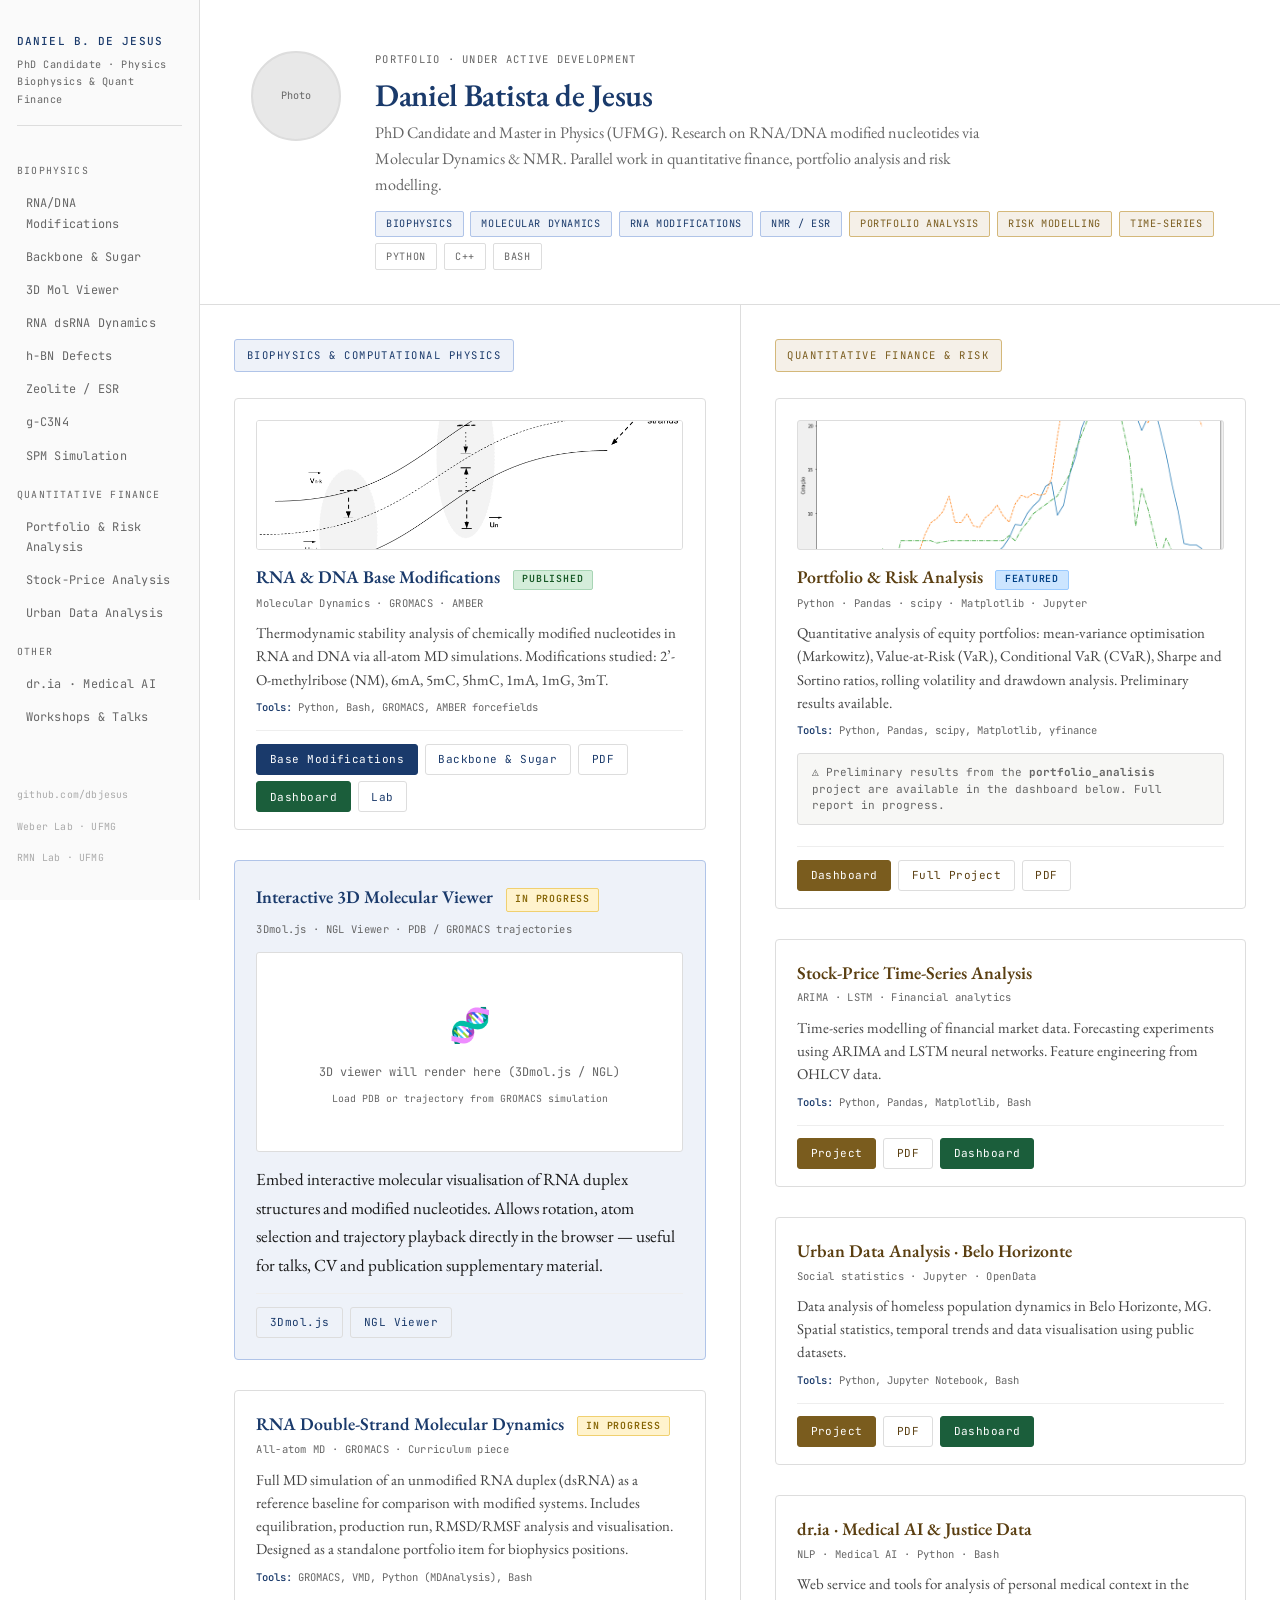
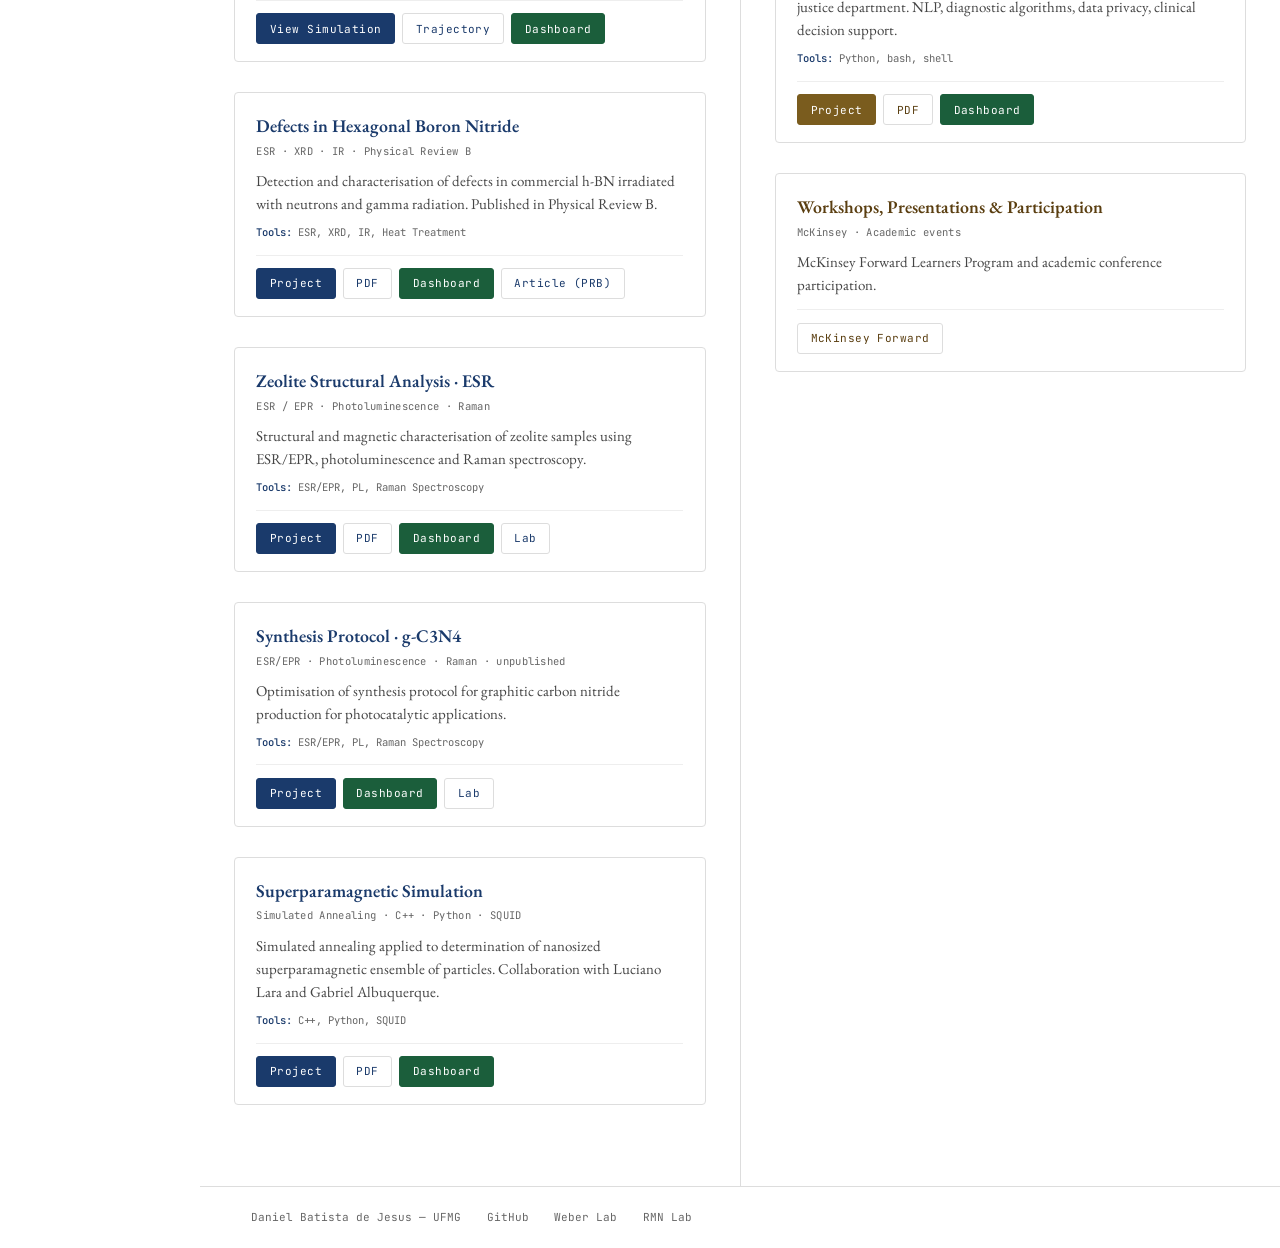
<file: index.html>
<!DOCTYPE html>
<html lang="en">
<head>
<meta charset="UTF-8" />
<meta name="viewport" content="width=device-width, initial-scale=1.0"/>
<title>Daniel Batista de Jesus | Biophysics & Quantitative Finance</title>
<link href="https://fonts.googleapis.com/css2?family=EB+Garamond:ital,wght@0,400;0,600;1,400&family=JetBrains+Mono:wght@400;500&display=swap" rel="stylesheet"/>
<style>
*,*::before,*::after{box-sizing:border-box;margin:0;padding:0}
:root{
  --bg:#ffffff;
    --bg2:#f7f7f5;
      --text:#1a1a1a;
        --muted:#666;
          --accent:#1a3a6b;
            --accent2:#2e5caa;
              --accent3:#c8a84b;
                --border:#ddd;
                  --nav-w:200px;
                    --mono:'JetBrains Mono',monospace;
                      --serif:'EB Garamond',Georgia,serif;
                        --col-bio:#eef2f9;
                          --col-fin:#f5f0e8;
                            --tag-bio:#1a3a6b;
                              --tag-fin:#7a5c1e;
                              }
                              html,body{height:100%;background:var(--bg);color:var(--text);font-family:var(--serif);font-size:17px;line-height:1.7}

                              /* NAV */
                              nav{
                                width:var(--nav-w);position:fixed;top:0;left:0;bottom:0;
                                  border-right:1px solid var(--border);
                                    padding:2rem 1rem;display:flex;flex-direction:column;gap:0.2rem;
                                      background:#fafafa;overflow-y:auto;z-index:100;
                                      }
                                      nav .nav-logo{
                                        font-family:var(--mono);font-size:0.65rem;letter-spacing:0.1em;
                                          text-transform:uppercase;color:var(--accent);font-weight:500;
                                            margin-bottom:0.25rem;line-height:1.3;
                                            }
                                            nav .nav-sub{
                                              font-family:var(--mono);font-size:0.6rem;color:var(--muted);
                                                letter-spacing:0.05em;margin-bottom:1.25rem;padding-bottom:1rem;
                                                  border-bottom:1px solid var(--border);
                                                  }
                                                  nav .nav-section{
                                                    font-family:var(--mono);font-size:0.58rem;letter-spacing:0.12em;
                                                      text-transform:uppercase;color:var(--muted);margin:0.75rem 0 0.3rem;
                                                      }
                                                      nav a{
                                                        font-family:var(--mono);font-size:0.7rem;color:var(--muted);
                                                          text-decoration:none;padding:0.28rem 0.5rem;border-radius:3px;
                                                            transition:color 0.2s,background 0.2s;letter-spacing:0.02em;display:block;
                                                            }
                                                            nav a:hover{color:var(--accent);background:#eef2f9}
                                                            nav a.fin:hover{color:var(--tag-fin);background:#f5f0e8}
                                                            nav .nav-spacer{flex:1}
                                                            nav .nav-footer{font-family:var(--mono);font-size:0.58rem;color:#aaa;margin-top:1rem;line-height:1.6}
                                                            nav .nav-footer a{font-size:0.58rem;padding:0;color:#aaa}
                                                            nav .nav-footer a:hover{background:none;color:var(--accent)}

                                                            /* LAYOUT */
                                                            .layout{margin-left:var(--nav-w);min-height:100vh;display:flex;flex-direction:column}

                                                            /* HERO */
                                                            .hero{
                                                              padding:3rem 3rem 2rem;
                                                                border-bottom:1px solid var(--border);
                                                                  background:var(--bg);
                                                                    display:flex;align-items:flex-start;gap:2rem;
                                                                    }
                                                                    .hero-photo{
                                                                      width:90px;height:90px;border-radius:50%;
                                                                        object-fit:cover;border:2px solid var(--border);flex-shrink:0;
                                                                        }
                                                                        .hero-photo-placeholder{
                                                                          width:90px;height:90px;border-radius:50%;
                                                                            background:#e8e8e8;border:2px solid var(--border);flex-shrink:0;
                                                                              display:flex;align-items:center;justify-content:center;
                                                                                font-family:var(--mono);font-size:0.6rem;color:var(--muted);
                                                                                }
                                                                                .hero-text{}
                                                                                .hero-label{
                                                                                  font-family:var(--mono);font-size:0.62rem;letter-spacing:0.12em;
                                                                                    text-transform:uppercase;color:var(--muted);margin-bottom:0.4rem;
                                                                                    }
                                                                                    .hero h1{
                                                                                      font-size:1.85rem;font-weight:600;color:var(--accent);
                                                                                        line-height:1.2;letter-spacing:-0.01em;margin-bottom:0.4rem;
                                                                                        }
                                                                                        .hero-desc{font-size:0.95rem;color:var(--muted);line-height:1.6;max-width:620px}
                                                                                        .hero-tags{margin-top:0.75rem;display:flex;flex-wrap:wrap;gap:0.4rem}
                                                                                        .tag{
                                                                                          font-family:var(--mono);font-size:0.6rem;letter-spacing:0.06em;
                                                                                            text-transform:uppercase;padding:0.2rem 0.6rem;border-radius:2px;
                                                                                              border:1px solid var(--border);color:var(--muted);
                                                                                              }
                                                                                              .tag.bio{background:var(--col-bio);border-color:#b0c4e8;color:var(--tag-bio)}
                                                                                              .tag.fin{background:var(--col-fin);border-color:#d4b87a;color:var(--tag-fin)}

                                                                                              /* COLUMNS */
                                                                                              .columns{display:flex;flex:1;align-items:flex-start}
                                                                                              .col{flex:1;padding:2rem 2rem 3rem;border-right:1px solid var(--border);min-width:0}
                                                                                              .col:last-child{border-right:none}
                                                                                              .col-header{
                                                                                                font-family:var(--mono);font-size:0.62rem;letter-spacing:0.14em;
                                                                                                  text-transform:uppercase;padding:0.4rem 0.7rem;border-radius:3px;
                                                                                                    margin-bottom:1.5rem;display:inline-block;
                                                                                                    }
                                                                                                    .col-header.bio{background:var(--col-bio);color:var(--tag-bio);border:1px solid #b0c4e8}
                                                                                                    .col-header.fin{background:var(--col-fin);color:var(--tag-fin);border:1px solid #d4b87a}
                                                                                                    
                                                                                                    /* PROJECT CARDS */
                                                                                                    .pcard{
                                                                                                      margin-bottom:1.75rem;padding:1.25rem 1.25rem 1rem;
                                                                                                        border:1px solid var(--border);border-radius:4px;
                                                                                                          background:var(--bg);transition:border-color 0.2s;
                                                                                                          }
                                                                                                          .pcard:hover{border-color:#aaa}
                                                                                                          .pcard-thumb{
                                                                                                            width:100%;height:130px;object-fit:cover;
                                                                                                              border-radius:3px;margin-bottom:0.9rem;
                                                                                                                border:1px solid var(--border);background:#f0f0f0;
                                                                                                                  display:flex;align-items:center;justify-content:center;
                                                                                                                    font-family:var(--mono);font-size:0.65rem;color:var(--muted);
                                                                                                                      overflow:hidden;
                                                                                                                      }
                                                                                                                      .pcard-thumb img{width:100%;height:100%;object-fit:cover}
                                                                                                                      .pcard h2{
                                                                                                                        font-size:1.05rem;font-weight:600;color:var(--accent);
                                                                                                                          margin-bottom:0.3rem;line-height:1.3;
                                                                                                                          }
                                                                                                                          .pcard h2.fin{color:#5a3e10}
                                                                                                                          .pcard-meta{
                                                                                                                            font-family:var(--mono);font-size:0.62rem;color:var(--muted);
                                                                                                                              margin-bottom:0.5rem;letter-spacing:0.03em;
                                                                                                                              }
                                                                                                                              .pcard p{font-size:0.88rem;color:#444;margin-bottom:0.5rem;line-height:1.55}
                                                                                                                              .pcard-tools{
                                                                                                                                font-family:var(--mono);font-size:0.62rem;color:var(--muted);
                                                                                                                                  margin-bottom:0.75rem;
                                                                                                                                  }
                                                                                                                                  .pcard-tools span{color:var(--accent);font-weight:500}
                                                                                                                                  .pcard-links{display:flex;flex-wrap:wrap;gap:0.4rem;margin-top:0.75rem;padding-top:0.75rem;border-top:1px solid #eee}
                                                                                                                                  .btn{
                                                                                                                                    font-family:var(--mono);font-size:0.65rem;letter-spacing:0.04em;
                                                                                                                                      padding:0.3rem 0.75rem;border-radius:3px;text-decoration:none;
                                                                                                                                        border:1px solid var(--border);color:var(--accent);
                                                                                                                                          transition:all 0.15s;display:inline-block;
                                                                                                                                          }
                                                                                                                                          .btn:hover{background:var(--col-bio);border-color:#b0c4e8}
                                                                                                                                          .btn.fin{color:#5a3e10}
                                                                                                                                          .btn.fin:hover{background:var(--col-fin);border-color:#d4b87a}
                                                                                                                                          .btn.primary{background:var(--accent);color:#fff;border-color:var(--accent)}
                                                                                                                                          .btn.primary:hover{background:var(--accent2);border-color:var(--accent2)}
                                                                                                                                          .btn.primary.fin{background:#7a5c1e;border-color:#7a5c1e}
                                                                                                                                          .btn.primary.fin:hover{background:#5a3e10;border-color:#5a3e10}
                                                                                                                                          .btn.dash{background:#1b5e3b;color:#fff;border-color:#1b5e3b}
                                                                                                                                          .btn.dash:hover{background:#154d2f}
                                                                                                                                          
                                                                                                                                          /* MOLECULE VIEWER CARD */
                                                                                                                                          .mol-card{
                                                                                                                                            margin-bottom:1.75rem;padding:1.25rem;
                                                                                                                                              border:1px solid #b0c4e8;border-radius:4px;
                                                                                                                                                background:var(--col-bio);
                                                                                                                                                }
                                                                                                                                                .mol-card h2{font-size:1.05rem;font-weight:600;color:var(--accent);margin-bottom:0.5rem}
                                                                                                                                                .mol-viewer-placeholder{
                                                                                                                                                  width:100%;height:200px;background:#fff;border:1px solid var(--border);
                                                                                                                                                    border-radius:3px;display:flex;align-items:center;justify-content:center;
                                                                                                                                                      flex-direction:column;gap:0.5rem;margin:0.75rem 0;
                                                                                                                                                        font-family:var(--mono);font-size:0.7rem;color:var(--muted);
                                                                                                                                                        }
                                                                                                                                                        .mol-viewer-placeholder .icon{font-size:2rem}
                                                                                                                                                        
                                                                                                                                                        /* STATUS BADGE */
                                                                                                                                                        .status{
                                                                                                                                                          font-family:var(--mono);font-size:0.58rem;letter-spacing:0.08em;
                                                                                                                                                            text-transform:uppercase;padding:0.15rem 0.5rem;border-radius:2px;
                                                                                                                                                              display:inline-block;margin-left:0.5rem;vertical-align:middle;
                                                                                                                                                              }
                                                                                                                                                              .status.wip{background:#fff3cd;color:#856404;border:1px solid #f0d070}
                                                                                                                                                              .status.done{background:#d4edda;color:#155724;border:1px solid #a8d5b5}
                                                                                                                                                              .status.new{background:#cce5ff;color:#004085;border:1px solid #99caff}
                                                                                                                                                              
                                                                                                                                                              /* SECTION DIVIDER */
                                                                                                                                                              .section-note{
                                                                                                                                                                font-family:var(--mono);font-size:0.65rem;color:var(--muted);
                                                                                                                                                                  background:#f7f7f5;border:1px solid var(--border);border-radius:3px;
                                                                                                                                                                    padding:0.6rem 0.85rem;margin-bottom:1.25rem;line-height:1.5;
                                                                                                                                                                    }
                                                                                                                                                                    
                                                                                                                                                                    /* FOOTER */
                                                                                                                                                                    footer{
                                                                                                                                                                      margin-left:var(--nav-w);border-top:1px solid var(--border);
                                                                                                                                                                        padding:1.25rem 3rem;display:flex;gap:1.5rem;
                                                                                                                                                                          font-family:var(--mono);font-size:0.65rem;color:var(--muted);
                                                                                                                                                                          }
                                                                                                                                                                          footer a{color:var(--muted);text-decoration:none}
                                                                                                                                                                          footer a:hover{color:var(--accent)}
                                                                                                                                                                          
                                                                                                                                                                          @media(max-width:900px){
                                                                                                                                                                            nav{display:none}
                                                                                                                                                                              .layout,.footer{margin-left:0}
                                                                                                                                                                                .columns{flex-direction:column}
                                                                                                                                                                                  .col{border-right:none;border-bottom:1px solid var(--border)}
                                                                                                                                                                                  }
                                                                                                                                                                                  </style>
                                                                                                                                                                                  </head>
                                                                                                                                                                                  <body>
                                                                                                                                                                                  
                                                                                                                                                                                  <!-- ====== NAV ====== -->
                                                                                                                                                                                  <nav>
                                                                                                                                                                                    <div class="nav-logo">Daniel B. de Jesus</div>
                                                                                                                                                                                      <div class="nav-sub">PhD Candidate · Physics<br>Biophysics &amp; Quant Finance</div>
                                                                                                                                                                                      
                                                                                                                                                                                        <div class="nav-section">Biophysics</div>
                                                                                                                                                                                          <a href="#rna-modifications">RNA/DNA Modifications</a>
                                                                                                                                                                                            <a href="#backbone">Backbone &amp; Sugar</a>
                                                                                                                                                                                              <a href="#mol-viewer">3D Mol Viewer</a>
                                                                                                                                                                                                <a href="#rna-dsmd">RNA dsRNA Dynamics</a>
                                                                                                                                                                                                  <a href="#hbn">h-BN Defects</a>
                                                                                                                                                                                                    <a href="#zeolite">Zeolite / ESR</a>
                                                                                                                                                                                                      <a href="#gcn4">g-C3N4</a>
                                                                                                                                                                                                        <a href="#spm">SPM Simulation</a>
                                                                                                                                                                                                        
                                                                                                                                                                                                          <div class="nav-section">Quantitative Finance</div>
                                                                                                                                                                                                            <a href="#portfolio-risk" class="fin">Portfolio &amp; Risk Analysis</a>
                                                                                                                                                                                                              <a href="#stock-price" class="fin">Stock-Price Analysis</a>
                                                                                                                                                                                                                <a href="#homeless" class="fin">Urban Data Analysis</a>
                                                                                                                                                                                                                
                                                                                                                                                                                                                  <div class="nav-section">Other</div>
                                                                                                                                                                                                                    <a href="#dr-ia">dr.ia · Medical AI</a>
                                                                                                                                                                                                                      <a href="#workshops">Workshops &amp; Talks</a>
                                                                                                                                                                                                                      
                                                                                                                                                                                                                        <div class="nav-spacer"></div>
                                                                                                                                                                                                                          <div class="nav-footer">
                                                                                                                                                                                                                              <a href="https://github.com/dbjesus" target="_blank">github.com/dbjesus</a><br>
                                                                                                                                                                                                                                  <a href="https://sites.google.com/site/geraldweberufmg/group" target="_blank">Weber Lab · UFMG</a><br>
                                                                                                                                                                                                                                      <a href="https://www.fisica.ufmg.br/laboratorios/laboratorio-de-ressonancia-magnetica/" target="_blank">RMN Lab · UFMG</a>
                                                                                                                                                                                                                                        </div>
                                                                                                                                                                                                                                        </nav>
                                                                                                                                                                                                                                        
                                                                                                                                                                                                                                        <!-- ====== LAYOUT ====== -->
                                                                                                                                                                                                                                        <div class="layout">
                                                                                                                                                                                                                                        
                                                                                                                                                                                                                                          <!-- HERO -->
                                                                                                                                                                                                                                            <div class="hero">
                                                                                                                                                                                                                                                <div class="hero-photo-placeholder">Photo</div>
                                                                                                                                                                                                                                                    <div class="hero-text">
                                                                                                                                                                                                                                                          <div class="hero-label">Portfolio · Under Active Development</div>
                                                                                                                                                                                                                                                                <h1>Daniel Batista de Jesus</h1>
                                                                                                                                                                                                                                                                      <div class="hero-desc">
                                                                                                                                                                                                                                                                              PhD Candidate and Master in Physics (UFMG). Research on RNA/DNA modified nucleotides via
                                                                                                                                                                                                                                                                                      Molecular Dynamics &amp; NMR. Parallel work in quantitative finance, portfolio analysis
                                                                                                                                                                                                                                                                                              and risk modelling.
                                                                                                                                                                                                                                                                                                    </div>
                                                                                                                                                                                                                                                                                                          <div class="hero-tags">
                                                                                                                                                                                                                                                                                                                  <span class="tag bio">Biophysics</span>
                                                                                                                                                                                                                                                                                                                          <span class="tag bio">Molecular Dynamics</span>
                                                                                                                                                                                                                                                                                                                                  <span class="tag bio">RNA Modifications</span>
                                                                                                                                                                                                                                                                                                                                          <span class="tag bio">NMR / ESR</span>
                                                                                                                                                                                                                                                                                                                                                  <span class="tag fin">Portfolio Analysis</span>
                                                                                                                                                                                                                                                                                                                                                          <span class="tag fin">Risk Modelling</span>
                                                                                                                                                                                                                                                                                                                                                                  <span class="tag fin">Time-Series</span>
                                                                                                                                                                                                                                                                                                                                                                          <span class="tag">Python</span>
                                                                                                                                                                                                                                                                                                                                                                                  <span class="tag">C++</span>
                                                                                                                                                                                                                                                                                                                                                                                          <span class="tag">Bash</span>
                                                                                                                                                                                                                                                                                                                                                                                                </div>
                                                                                                                                                                                                                                                                                                                                                                                                    </div>
                                                                                                                                                                                                                                                                                                                                                                                                      </div>
                                                                                                                                                                                                                                                                                                                                                                                                      
                                                                                                                                                                                                                                                                                                                                                                                                        <!-- TWO COLUMNS -->
                                                                                                                                                                                                                                                                                                                                                                                                          <div class="columns">
                                                                                                                                                                                                                                                                                                                                                                                                          
                                                                                                                                                                                                                                                                                                                                                                                                              <!-- ========== LEFT: BIOPHYSICS ========== -->
                                                                                                                                                                                                                                                                                                                                                                                                                  <div class="col">
                                                                                                                                                                                                                                                                                                                                                                                                                        <div class="col-header bio">Biophysics &amp; Computational Physics</div>
                                                                                                                                                                                                                                                                                                                                                                                                                        
                                                                                                                                                                                                                                                                                                                                                                                                                              <!-- RNA/DNA MODIFICATIONS -->
                                                                                                                                                                                                                                                                                                                                                                                                                                    <div class="pcard" id="rna-modifications">
                                                                                                                                                                                                                                                                                                                                                                                                                                            <div class="pcard-thumb">
                                                                                                                                                                                                                                                                                                                                                                                                                                                      <img src="img/pb_placeholder.png" alt="RNA/DNA Modifications"
                                                                                                                                                                                                                                                                                                                                                                                                                                                                     onerror="this.style.display='none';this.parentElement.innerHTML='RNA/DNA Structure'">
                                                                                                                                                                                                                                                                                                                                                                                                                                                                             </div>
                                                                                                                                                                                                                                                                                                                                                                                                                                                                                     <h2>RNA &amp; DNA Base Modifications
                                                                                                                                                                                                                                                                                                                                                                                                                                                                                               <span class="status done">Published</span>
                                                                                                                                                                                                                                                                                                                                                                                                                                                                                                       </h2>
                                                                                                                                                                                                                                                                                                                                                                                                                                                                                                               <div class="pcard-meta">Molecular Dynamics · GROMACS · AMBER</div>
                                                                                                                                                                                                                                                                                                                                                                                                                                                                                                                       <p>Thermodynamic stability analysis of chemically modified nucleotides in RNA and DNA
                                                                                                                                                                                                                                                                                                                                                                                                                                                                                                                                  via all-atom MD simulations. Modifications studied: 2&#8217;-O-methylribose (NM),
                                                                                                                                                                                                                                                                                                                                                                                                                                                                                                                                             6mA, 5mC, 5hmC, 1mA, 1mG, 3mT.</p>
                                                                                                                                                                                                                                                                                                                                                                                                                                                                                                                                                     <div class="pcard-tools"><span>Tools:</span> Python, Bash, GROMACS, AMBER forcefields</div>
                                                                                                                                                                                                                                                                                                                                                                                                                                                                                                                                                             <div class="pcard-links">
                                                                                                                                                                                                                                                                                                                                                                                                                                                                                                                                                                       <a href="bases_modifications.html" class="btn primary">Base Modifications</a>
                                                                                                                                                                                                                                                                                                                                                                                                                                                                                                                                                                                 <a href="sugar_puckering_.html" class="btn">Backbone &amp; Sugar</a>
                                                                                                                                                                                                                                                                                                                                                                                                                                                                                                                                                                                           <a href="docs/rna_analysis.pdf" class="btn" target="_blank">PDF</a>
                                                                                                                                                                                                                                                                                                                                                                                                                                                                                                                                                                                                     <a href="dashboard_rna.html" class="btn dash">Dashboard</a>
                                                                                                                                                                                                                                                                                                                                                                                                                                                                                                                                                                                                               <a href="https://sites.google.com/site/geraldweberufmg/group" class="btn" target="_blank">Lab</a>
                                                                                                                                                                                                                                                                                                                                                                                                                                                                                                                                                                                                                       </div>
                                                                                                                                                                                                                                                                                                                                                                                                                                                                                                                                                                                                                             </div>
                                                                                                                                                                                                                                                                                                                                                                                                                                                                                                                                                                                                                             
                                                                                                                                                                                                                                                                                                                                                                                                                                                                                                                                                                                                                                   <!-- 3D MOLECULE VIEWER -->
                                                                                                                                                                                                                                                                                                                                                                                                                                                                                                                                                                                                                                         <div class="mol-card" id="mol-viewer">
                                                                                                                                                                                                                                                                                                                                                                                                                                                                                                                                                                                                                                                 <h2>Interactive 3D Molecular Viewer
                                                                                                                                                                                                                                                                                                                                                                                                                                                                                                                                                                                                                                                           <span class="status wip">In Progress</span>
                                                                                                                                                                                                                                                                                                                                                                                                                                                                                                                                                                                                                                                                   </h2>
                                                                                                                                                                                                                                                                                                                                                                                                                                                                                                                                                                                                                                                                           <div class="pcard-meta">3Dmol.js · NGL Viewer · PDB / GROMACS trajectories</div>
                                                                                                                                                                                                                                                                                                                                                                                                                                                                                                                                                                                                                                                                                   <div class="mol-viewer-placeholder">
                                                                                                                                                                                                                                                                                                                                                                                                                                                                                                                                                                                                                                                                                             <div class="icon">&#x1F9EC;</div>
                                                                                                                                                                                                                                                                                                                                                                                                                                                                                                                                                                                                                                                                                                       <div>3D viewer will render here (3Dmol.js / NGL)</div>
                                                                                                                                                                                                                                                                                                                                                                                                                                                                                                                                                                                                                                                                                                                 <div style="font-size:0.58rem">Load PDB or trajectory from GROMACS simulation</div>
                                                                                                                                                                                                                                                                                                                                                                                                                                                                                                                                                                                                                                                                                                                         </div>
                                                                                                                                                                                                                                                                                                                                                                                                                                                                                                                                                                                                                                                                                                                                 <p>Embed interactive molecular visualisation of RNA duplex structures and modified
                                                                                                                                                                                                                                                                                                                                                                                                                                                                                                                                                                                                                                                                                                                                            nucleotides. Allows rotation, atom selection and trajectory playback directly
                                                                                                                                                                                                                                                                                                                                                                                                                                                                                                                                                                                                                                                                                                                                                       in the browser &mdash; useful for talks, CV and publication supplementary material.</p>
                                                                                                                                                                                                                                                                                                                                                                                                                                                                                                                                                                                                                                                                                                                                                               <div class="pcard-links">
                                                                                                                                                                                                                                                                                                                                                                                                                                                                                                                                                                                                                                                                                                                                                                         <a href="https://3dmol.csb.pitt.edu" class="btn" target="_blank">3Dmol.js</a>
                                                                                                                                                                                                                                                                                                                                                                                                                                                                                                                                                                                                                                                                                                                                                                                   <a href="https://nglviewer.org" class="btn" target="_blank">NGL Viewer</a>
                                                                                                                                                                                                                                                                                                                                                                                                                                                                                                                                                                                                                                                                                                                                                                                           </div>
                                                                                                                                                                                                                                                                                                                                                                                                                                                                                                                                                                                                                                                                                                                                                                                                 </div>
                                                                                                                                                                                                                                                                                                                                                                                                                                                                                                                                                                                                                                                                                                                                                                                                 
                                                                                                                                                                                                                                                                                                                                                                                                                                                                                                                                                                                                                                                                                                                                                                                                       <!-- RNA DOUBLE-STRAND MD -->
                                                                                                                                                                                                                                                                                                                                                                                                                                                                                                                                                                                                                                                                                                                                                                                                             <div class="pcard" id="rna-dsmd">
                                                                                                                                                                                                                                                                                                                                                                                                                                                                                                                                                                                                                                                                                                                                                                                                                     <h2>RNA Double-Strand Molecular Dynamics
                                                                                                                                                                                                                                                                                                                                                                                                                                                                                                                                                                                                                                                                                                                                                                                                                               <span class="status wip">In Progress</span>
                                                                                                                                                                                                                                                                                                                                                                                                                                                                                                                                                                                                                                                                                                                                                                                                                                       </h2>
                                                                                                                                                                                                                                                                                                                                                                                                                                                                                                                                                                                                                                                                                                                                                                                                                                               <div class="pcard-meta">All-atom MD · GROMACS · Curriculum piece</div>
                                                                                                                                                                                                                                                                                                                                                                                                                                                                                                                                                                                                                                                                                                                                                                                                                                                       <p>Full MD simulation of an unmodified RNA duplex (dsRNA) as a reference baseline for
                                                                                                                                                                                                                                                                                                                                                                                                                                                                                                                                                                                                                                                                                                                                                                                                                                                                  comparison with modified systems. Includes equilibration, production run, RMSD/RMSF
                                                                                                                                                                                                                                                                                                                                                                                                                                                                                                                                                                                                                                                                                                                                                                                                                                                                             analysis and visualisation. Designed as a standalone portfolio item for
                                                                                                                                                                                                                                                                                                                                                                                                                                                                                                                                                                                                                                                                                                                                                                                                                                                                                        biophysics positions.</p>
                                                                                                                                                                                                                                                                                                                                                                                                                                                                                                                                                                                                                                                                                                                                                                                                                                                                                                <div class="pcard-tools"><span>Tools:</span> GROMACS, VMD, Python (MDAnalysis), Bash</div>
                                                                                                                                                                                                                                                                                                                                                                                                                                                                                                                                                                                                                                                                                                                                                                                                                                                                                                        <div class="pcard-links">
                                                                                                                                                                                                                                                                                                                                                                                                                                                                                                                                                                                                                                                                                                                                                                                                                                                                                                                  <a href="#" class="btn primary">View Simulation</a>
                                                                                                                                                                                                                                                                                                                                                                                                                                                                                                                                                                                                                                                                                                                                                                                                                                                                                                                            <a href="#" class="btn">Trajectory</a>
                                                                                                                                                                                                                                                                                                                                                                                                                                                                                                                                                                                                                                                                                                                                                                                                                                                                                                                                      <a href="#" class="btn dash">Dashboard</a>
                                                                                                                                                                                                                                                                                                                                                                                                                                                                                                                                                                                                                                                                                                                                                                                                                                                                                                                                              </div>
                                                                                                                                                                                                                                                                                                                                                                                                                                                                                                                                                                                                                                                                                                                                                                                                                                                                                                                                                    </div>
                                                                                                                                                                                                                                                                                                                                                                                                                                                                                                                                                                                                                                                                                                                                                                                                                                                                                                                                                    
                                                                                                                                                                                                                                                                                                                                                                                                                                                                                                                                                                                                                                                                                                                                                                                                                                                                                                                                                          <!-- h-BN -->
                                                                                                                                                                                                                                                                                                                                                                                                                                                                                                                                                                                                                                                                                                                                                                                                                                                                                                                                                                <div class="pcard" id="hbn">
                                                                                                                                                                                                                                                                                                                                                                                                                                                                                                                                                                                                                                                                                                                                                                                                                                                                                                                                                                        <h2>Defects in Hexagonal Boron Nitride</h2>
                                                                                                                                                                                                                                                                                                                                                                                                                                                                                                                                                                                                                                                                                                                                                                                                                                                                                                                                                                                <div class="pcard-meta">ESR · XRD · IR · Physical Review B</div>
                                                                                                                                                                                                                                                                                                                                                                                                                                                                                                                                                                                                                                                                                                                                                                                                                                                                                                                                                                                        <p>Detection and characterisation of defects in commercial h-BN irradiated with neutrons
                                                                                                                                                                                                                                                                                                                                                                                                                                                                                                                                                                                                                                                                                                                                                                                                                                                                                                                                                                                                   and gamma radiation. Published in Physical Review B.</p>
                                                                                                                                                                                                                                                                                                                                                                                                                                                                                                                                                                                                                                                                                                                                                                                                                                                                                                                                                                                                           <div class="pcard-tools"><span>Tools:</span> ESR, XRD, IR, Heat Treatment</div>
                                                                                                                                                                                                                                                                                                                                                                                                                                                                                                                                                                                                                                                                                                                                                                                                                                                                                                                                                                                                                   <div class="pcard-links">
                                                                                                                                                                                                                                                                                                                                                                                                                                                                                                                                                                                                                                                                                                                                                                                                                                                                                                                                                                                                                             <a href="projeto_hbn.html" class="btn primary">Project</a>
                                                                                                                                                                                                                                                                                                                                                                                                                                                                                                                                                                                                                                                                                                                                                                                                                                                                                                                                                                                                                                       <a href="docs/hbn_analysis.pdf" class="btn" target="_blank">PDF</a>
                                                                                                                                                                                                                                                                                                                                                                                                                                                                                                                                                                                                                                                                                                                                                                                                                                                                                                                                                                                                                                                 <a href="dashboard_hbn.html" class="btn dash">Dashboard</a>
                                                                                                                                                                                                                                                                                                                                                                                                                                                                                                                                                                                                                                                                                                                                                                                                                                                                                                                                                                                                                                                           <a href="https://journals.aps.org/prb/abstract/10.1103/PhysRevB.98.155203" class="btn" target="_blank">Article (PRB)</a>
                                                                                                                                                                                                                                                                                                                                                                                                                                                                                                                                                                                                                                                                                                                                                                                                                                                                                                                                                                                                                                                                   </div>
                                                                                                                                                                                                                                                                                                                                                                                                                                                                                                                                                                                                                                                                                                                                                                                                                                                                                                                                                                                                                                                                         </div>
                                                                                                                                                                                                                                                                                                                                                                                                                                                                                                                                                                                                                                                                                                                                                                                                                                                                                                                                                                                                                                                                         
                                                                                                                                                                                                                                                                                                                                                                                                                                                                                                                                                                                                                                                                                                                                                                                                                                                                                                                                                                                                                                                                               <!-- ZEOLITE -->
                                                                                                                                                                                                                                                                                                                                                                                                                                                                                                                                                                                                                                                                                                                                                                                                                                                                                                                                                                                                                                                                                     <div class="pcard" id="zeolite">
                                                                                                                                                                                                                                                                                                                                                                                                                                                                                                                                                                                                                                                                                                                                                                                                                                                                                                                                                                                                                                                                                             <h2>Zeolite Structural Analysis · ESR</h2>
                                                                                                                                                                                                                                                                                                                                                                                                                                                                                                                                                                                                                                                                                                                                                                                                                                                                                                                                                                                                                                                                                                     <div class="pcard-meta">ESR / EPR · Photoluminescence · Raman</div>
                                                                                                                                                                                                                                                                                                                                                                                                                                                                                                                                                                                                                                                                                                                                                                                                                                                                                                                                                                                                                                                                                                             <p>Structural and magnetic characterisation of zeolite samples using ESR/EPR,
                                                                                                                                                                                                                                                                                                                                                                                                                                                                                                                                                                                                                                                                                                                                                                                                                                                                                                                                                                                                                                                                                                                        photoluminescence and Raman spectroscopy.</p>
                                                                                                                                                                                                                                                                                                                                                                                                                                                                                                                                                                                                                                                                                                                                                                                                                                                                                                                                                                                                                                                                                                                                <div class="pcard-tools"><span>Tools:</span> ESR/EPR, PL, Raman Spectroscopy</div>
                                                                                                                                                                                                                                                                                                                                                                                                                                                                                                                                                                                                                                                                                                                                                                                                                                                                                                                                                                                                                                                                                                                                        <div class="pcard-links">
                                                                                                                                                                                                                                                                                                                                                                                                                                                                                                                                                                                                                                                                                                                                                                                                                                                                                                                                                                                                                                                                                                                                                  <a href="projeto_zeolite.html" class="btn primary">Project</a>
                                                                                                                                                                                                                                                                                                                                                                                                                                                                                                                                                                                                                                                                                                                                                                                                                                                                                                                                                                                                                                                                                                                                                            <a href="docs/zeolite_analysis.pdf" class="btn" target="_blank">PDF</a>
                                                                                                                                                                                                                                                                                                                                                                                                                                                                                                                                                                                                                                                                                                                                                                                                                                                                                                                                                                                                                                                                                                                                                                      <a href="dashboard_zeolite.html" class="btn dash">Dashboard</a>
                                                                                                                                                                                                                                                                                                                                                                                                                                                                                                                                                                                                                                                                                                                                                                                                                                                                                                                                                                                                                                                                                                                                                                                <a href="https://www.fisica.ufmg.br/laboratorios/laboratorio-de-ressonancia-magnetica/" class="btn" target="_blank">Lab</a>
                                                                                                                                                                                                                                                                                                                                                                                                                                                                                                                                                                                                                                                                                                                                                                                                                                                                                                                                                                                                                                                                                                                                                                                        </div>
                                                                                                                                                                                                                                                                                                                                                                                                                                                                                                                                                                                                                                                                                                                                                                                                                                                                                                                                                                                                                                                                                                                                                                                              </div>
                                                                                                                                                                                                                                                                                                                                                                                                                                                                                                                                                                                                                                                                                                                                                                                                                                                                                                                                                                                                                                                                                                                                                                                              
                                                                                                                                                                                                                                                                                                                                                                                                                                                                                                                                                                                                                                                                                                                                                                                                                                                                                                                                                                                                                                                                                                                                                                                                    <!-- g-C3N4 -->
                                                                                                                                                                                                                                                                                                                                                                                                                                                                                                                                                                                                                                                                                                                                                                                                                                                                                                                                                                                                                                                                                                                                                                                                          <div class="pcard" id="gcn4">
                                                                                                                                                                                                                                                                                                                                                                                                                                                                                                                                                                                                                                                                                                                                                                                                                                                                                                                                                                                                                                                                                                                                                                                                                  <h2>Synthesis Protocol · g-C3N4</h2>
                                                                                                                                                                                                                                                                                                                                                                                                                                                                                                                                                                                                                                                                                                                                                                                                                                                                                                                                                                                                                                                                                                                                                                                                                          <div class="pcard-meta">ESR/EPR · Photoluminescence · Raman · unpublished</div>
                                                                                                                                                                                                                                                                                                                                                                                                                                                                                                                                                                                                                                                                                                                                                                                                                                                                                                                                                                                                                                                                                                                                                                                                                                  <p>Optimisation of synthesis protocol for graphitic carbon nitride production for
                                                                                                                                                                                                                                                                                                                                                                                                                                                                                                                                                                                                                                                                                                                                                                                                                                                                                                                                                                                                                                                                                                                                                                                                                                             photocatalytic applications.</p>
                                                                                                                                                                                                                                                                                                                                                                                                                                                                                                                                                                                                                                                                                                                                                                                                                                                                                                                                                                                                                                                                                                                                                                                                                                                     <div class="pcard-tools"><span>Tools:</span> ESR/EPR, PL, Raman Spectroscopy</div>
                                                                                                                                                                                                                                                                                                                                                                                                                                                                                                                                                                                                                                                                                                                                                                                                                                                                                                                                                                                                                                                                                                                                                                                                                                                             <div class="pcard-links">
                                                                                                                                                                                                                                                                                                                                                                                                                                                                                                                                                                                                                                                                                                                                                                                                                                                                                                                                                                                                                                                                                                                                                                                                                                                                       <a href="projeto_gcn4.html" class="btn primary">Project</a>
                                                                                                                                                                                                                                                                                                                                                                                                                                                                                                                                                                                                                                                                                                                                                                                                                                                                                                                                                                                                                                                                                                                                                                                                                                                                                 <a href="dashboard_gcn4.html" class="btn dash">Dashboard</a>
                                                                                                                                                                                                                                                                                                                                                                                                                                                                                                                                                                                                                                                                                                                                                                                                                                                                                                                                                                                                                                                                                                                                                                                                                                                                                           <a href="https://www.fisica.ufmg.br/laboratorios/laboratorio-de-ressonancia-magnetica/" class="btn" target="_blank">Lab</a>
                                                                                                                                                                                                                                                                                                                                                                                                                                                                                                                                                                                                                                                                                                                                                                                                                                                                                                                                                                                                                                                                                                                                                                                                                                                                                                   </div>
                                                                                                                                                                                                                                                                                                                                                                                                                                                                                                                                                                                                                                                                                                                                                                                                                                                                                                                                                                                                                                                                                                                                                                                                                                                                                                         </div>
                                                                                                                                                                                                                                                                                                                                                                                                                                                                                                                                                                                                                                                                                                                                                                                                                                                                                                                                                                                                                                                                                                                                                                                                                                                                                                         
                                                                                                                                                                                                                                                                                                                                                                                                                                                                                                                                                                                                                                                                                                                                                                                                                                                                                                                                                                                                                                                                                                                                                                                                                                                                                                               <!-- SPM -->
                                                                                                                                                                                                                                                                                                                                                                                                                                                                                                                                                                                                                                                                                                                                                                                                                                                                                                                                                                                                                                                                                                                                                                                                                                                                                                                     <div class="pcard" id="spm">
                                                                                                                                                                                                                                                                                                                                                                                                                                                                                                                                                                                                                                                                                                                                                                                                                                                                                                                                                                                                                                                                                                                                                                                                                                                                                                                             <h2>Superparamagnetic Simulation</h2>
                                                                                                                                                                                                                                                                                                                                                                                                                                                                                                                                                                                                                                                                                                                                                                                                                                                                                                                                                                                                                                                                                                                                                                                                                                                                                                                                     <div class="pcard-meta">Simulated Annealing · C++ · Python · SQUID</div>
                                                                                                                                                                                                                                                                                                                                                                                                                                                                                                                                                                                                                                                                                                                                                                                                                                                                                                                                                                                                                                                                                                                                                                                                                                                                                                                                             <p>Simulated annealing applied to determination of nanosized superparamagnetic ensemble
                                                                                                                                                                                                                                                                                                                                                                                                                                                                                                                                                                                                                                                                                                                                                                                                                                                                                                                                                                                                                                                                                                                                                                                                                                                                                                                                                        of particles. Collaboration with Luciano Lara and Gabriel Albuquerque.</p>
                                                                                                                                                                                                                                                                                                                                                                                                                                                                                                                                                                                                                                                                                                                                                                                                                                                                                                                                                                                                                                                                                                                                                                                                                                                                                                                                                                <div class="pcard-tools"><span>Tools:</span> C++, Python, SQUID</div>
                                                                                                                                                                                                                                                                                                                                                                                                                                                                                                                                                                                                                                                                                                                                                                                                                                                                                                                                                                                                                                                                                                                                                                                                                                                                                                                                                                        <div class="pcard-links">
                                                                                                                                                                                                                                                                                                                                                                                                                                                                                                                                                                                                                                                                                                                                                                                                                                                                                                                                                                                                                                                                                                                                                                                                                                                                                                                                                                                  <a href="projeto_spm_simulation.html" class="btn primary">Project</a>
                                                                                                                                                                                                                                                                                                                                                                                                                                                                                                                                                                                                                                                                                                                                                                                                                                                                                                                                                                                                                                                                                                                                                                                                                                                                                                                                                                                            <a href="docs/spm_simulation.pdf" class="btn" target="_blank">PDF</a>
                                                                                                                                                                                                                                                                                                                                                                                                                                                                                                                                                                                                                                                                                                                                                                                                                                                                                                                                                                                                                                                                                                                                                                                                                                                                                                                                                                                                      <a href="dashboard_spm_simulation.html" class="btn dash">Dashboard</a>
                                                                                                                                                                                                                                                                                                                                                                                                                                                                                                                                                                                                                                                                                                                                                                                                                                                                                                                                                                                                                                                                                                                                                                                                                                                                                                                                                                                                              </div>
                                                                                                                                                                                                                                                                                                                                                                                                                                                                                                                                                                                                                                                                                                                                                                                                                                                                                                                                                                                                                                                                                                                                                                                                                                                                                                                                                                                                                    </div>
                                                                                                                                                                                                                                                                                                                                                                                                                                                                                                                                                                                                                                                                                                                                                                                                                                                                                                                                                                                                                                                                                                                                                                                                                                                                                                                                                                                                                    
                                                                                                                                                                                                                                                                                                                                                                                                                                                                                                                                                                                                                                                                                                                                                                                                                                                                                                                                                                                                                                                                                                                                                                                                                                                                                                                                                                                                                        </div><!-- /col bio -->
                                                                                                                                                                                                                                                                                                                                                                                                                                                                                                                                                                                                                                                                                                                                                                                                                                                                                                                                                                                                                                                                                                                                                                                                                                                                                                                                                                                                                        
                                                                                                                                                                                                                                                                                                                                                                                                                                                                                                                                                                                                                                                                                                                                                                                                                                                                                                                                                                                                                                                                                                                                                                                                                                                                                                                                                                                                                            <!-- ========== RIGHT: QUANTITATIVE FINANCE ========== -->
                                                                                                                                                                                                                                                                                                                                                                                                                                                                                                                                                                                                                                                                                                                                                                                                                                                                                                                                                                                                                                                                                                                                                                                                                                                                                                                                                                                                                                <div class="col">
                                                                                                                                                                                                                                                                                                                                                                                                                                                                                                                                                                                                                                                                                                                                                                                                                                                                                                                                                                                                                                                                                                                                                                                                                                                                                                                                                                                                                                      <div class="col-header fin">Quantitative Finance &amp; Risk</div>
                                                                                                                                                                                                                                                                                                                                                                                                                                                                                                                                                                                                                                                                                                                                                                                                                                                                                                                                                                                                                                                                                                                                                                                                                                                                                                                                                                                                                                      
                                                                                                                                                                                                                                                                                                                                                                                                                                                                                                                                                                                                                                                                                                                                                                                                                                                                                                                                                                                                                                                                                                                                                                                                                                                                                                                                                                                                                                            <!-- PORTFOLIO ANALYSIS (main project) -->
                                                                                                                                                                                                                                                                                                                                                                                                                                                                                                                                                                                                                                                                                                                                                                                                                                                                                                                                                                                                                                                                                                                                                                                                                                                                                                                                                                                                                                                  <div class="pcard" id="portfolio-risk">
                                                                                                                                                                                                                                                                                                                                                                                                                                                                                                                                                                                                                                                                                                                                                                                                                                                                                                                                                                                                                                                                                                                                                                                                                                                                                                                                                                                                                                                          <div class="pcard-thumb">
                                                                                                                                                                                                                                                                                                                                                                                                                                                                                                                                                                                                                                                                                                                                                                                                                                                                                                                                                                                                                                                                                                                                                                                                                                                                                                                                                                                                                                                                    <img src="img/stock_placeholder.png" alt="Portfolio Analysis"
                                                                                                                                                                                                                                                                                                                                                                                                                                                                                                                                                                                                                                                                                                                                                                                                                                                                                                                                                                                                                                                                                                                                                                                                                                                                                                                                                                                                                                                                                   onerror="this.style.display='none';this.parentElement.innerHTML='Portfolio Analysis'">
                                                                                                                                                                                                                                                                                                                                                                                                                                                                                                                                                                                                                                                                                                                                                                                                                                                                                                                                                                                                                                                                                                                                                                                                                                                                                                                                                                                                                                                                                           </div>
                                                                                                                                                                                                                                                                                                                                                                                                                                                                                                                                                                                                                                                                                                                                                                                                                                                                                                                                                                                                                                                                                                                                                                                                                                                                                                                                                                                                                                                                                                   <h2 class="fin">Portfolio &amp; Risk Analysis
                                                                                                                                                                                                                                                                                                                                                                                                                                                                                                                                                                                                                                                                                                                                                                                                                                                                                                                                                                                                                                                                                                                                                                                                                                                                                                                                                                                                                                                                                                             <span class="status new">Featured</span>
                                                                                                                                                                                                                                                                                                                                                                                                                                                                                                                                                                                                                                                                                                                                                                                                                                                                                                                                                                                                                                                                                                                                                                                                                                                                                                                                                                                                                                                                                                                     </h2>
                                                                                                                                                                                                                                                                                                                                                                                                                                                                                                                                                                                                                                                                                                                                                                                                                                                                                                                                                                                                                                                                                                                                                                                                                                                                                                                                                                                                                                                                                                                             <div class="pcard-meta">Python · Pandas · scipy · Matplotlib · Jupyter</div>
                                                                                                                                                                                                                                                                                                                                                                                                                                                                                                                                                                                                                                                                                                                                                                                                                                                                                                                                                                                                                                                                                                                                                                                                                                                                                                                                                                                                                                                                                                                                     <p>Quantitative analysis of equity portfolios: mean-variance optimisation (Markowitz),
                                                                                                                                                                                                                                                                                                                                                                                                                                                                                                                                                                                                                                                                                                                                                                                                                                                                                                                                                                                                                                                                                                                                                                                                                                                                                                                                                                                                                                                                                                                                                Value-at-Risk (VaR), Conditional VaR (CVaR), Sharpe and Sortino ratios,
                                                                                                                                                                                                                                                                                                                                                                                                                                                                                                                                                                                                                                                                                                                                                                                                                                                                                                                                                                                                                                                                                                                                                                                                                                                                                                                                                                                                                                                                                                                                                           rolling volatility and drawdown analysis. Preliminary results available.</p>
                                                                                                                                                                                                                                                                                                                                                                                                                                                                                                                                                                                                                                                                                                                                                                                                                                                                                                                                                                                                                                                                                                                                                                                                                                                                                                                                                                                                                                                                                                                                                                   <div class="pcard-tools"><span>Tools:</span> Python, Pandas, scipy, Matplotlib, yfinance</div>
                                                                                                                                                                                                                                                                                                                                                                                                                                                                                                                                                                                                                                                                                                                                                                                                                                                                                                                                                                                                                                                                                                                                                                                                                                                                                                                                                                                                                                                                                                                                                                           <div class="section-note">
                                                                                                                                                                                                                                                                                                                                                                                                                                                                                                                                                                                                                                                                                                                                                                                                                                                                                                                                                                                                                                                                                                                                                                                                                                                                                                                                                                                                                                                                                                                                                                                     &#x26A0;&#xFE0F; Preliminary results from the <strong>portfolio_analisis</strong> project
                                                                                                                                                                                                                                                                                                                                                                                                                                                                                                                                                                                                                                                                                                                                                                                                                                                                                                                                                                                                                                                                                                                                                                                                                                                                                                                                                                                                                                                                                                                                                                                               are available in the dashboard below. Full report in progress.
                                                                                                                                                                                                                                                                                                                                                                                                                                                                                                                                                                                                                                                                                                                                                                                                                                                                                                                                                                                                                                                                                                                                                                                                                                                                                                                                                                                                                                                                                                                                                                                                       </div>
                                                                                                                                                                                                                                                                                                                                                                                                                                                                                                                                                                                                                                                                                                                                                                                                                                                                                                                                                                                                                                                                                                                                                                                                                                                                                                                                                                                                                                                                                                                                                                                                               <div class="pcard-links">
                                                                                                                                                                                                                                                                                                                                                                                                                                                                                                                                                                                                                                                                                                                                                                                                                                                                                                                                                                                                                                                                                                                                                                                                                                                                                                                                                                                                                                                                                                                                                                                                                         <a href="dashboard_stock.html" class="btn primary fin">Dashboard</a>
                                                                                                                                                                                                                                                                                                                                                                                                                                                                                                                                                                                                                                                                                                                                                                                                                                                                                                                                                                                                                                                                                                                                                                                                                                                                                                                                                                                                                                                                                                                                                                                                                                   <a href="projeto_stock.html" class="btn fin">Full Project</a>
                                                                                                                                                                                                                                                                                                                                                                                                                                                                                                                                                                                                                                                                                                                                                                                                                                                                                                                                                                                                                                                                                                                                                                                                                                                                                                                                                                                                                                                                                                                                                                                                                                             <a href="docs/stock_analysis.pdf" class="btn fin" target="_blank">PDF</a>
                                                                                                                                                                                                                                                                                                                                                                                                                                                                                                                                                                                                                                                                                                                                                                                                                                                                                                                                                                                                                                                                                                                                                                                                                                                                                                                                                                                                                                                                                                                                                                                                                                                     </div>
                                                                                                                                                                                                                                                                                                                                                                                                                                                                                                                                                                                                                                                                                                                                                                                                                                                                                                                                                                                                                                                                                                                                                                                                                                                                                                                                                                                                                                                                                                                                                                                                                                                           </div>
                                                                                                                                                                                                                                                                                                                                                                                                                                                                                                                                                                                                                                                                                                                                                                                                                                                                                                                                                                                                                                                                                                                                                                                                                                                                                                                                                                                                                                                                                                                                                                                                                                                           
                                                                                                                                                                                                                                                                                                                                                                                                                                                                                                                                                                                                                                                                                                                                                                                                                                                                                                                                                                                                                                                                                                                                                                                                                                                                                                                                                                                                                                                                                                                                                                                                                                                                 <!-- STOCK PRICE ANALYSIS -->
                                                                                                                                                                                                                                                                                                                                                                                                                                                                                                                                                                                                                                                                                                                                                                                                                                                                                                                                                                                                                                                                                                                                                                                                                                                                                                                                                                                                                                                                                                                                                                                                                                                                       <div class="pcard" id="stock-price">
                                                                                                                                                                                                                                                                                                                                                                                                                                                                                                                                                                                                                                                                                                                                                                                                                                                                                                                                                                                                                                                                                                                                                                                                                                                                                                                                                                                                                                                                                                                                                                                                                                                                               <h2 class="fin">Stock-Price Time-Series Analysis</h2>
                                                                                                                                                                                                                                                                                                                                                                                                                                                                                                                                                                                                                                                                                                                                                                                                                                                                                                                                                                                                                                                                                                                                                                                                                                                                                                                                                                                                                                                                                                                                                                                                                                                                                       <div class="pcard-meta">ARIMA · LSTM · Financial analytics</div>
                                                                                                                                                                                                                                                                                                                                                                                                                                                                                                                                                                                                                                                                                                                                                                                                                                                                                                                                                                                                                                                                                                                                                                                                                                                                                                                                                                                                                                                                                                                                                                                                                                                                                               <p>Time-series modelling of financial market data. Forecasting experiments using
                                                                                                                                                                                                                                                                                                                                                                                                                                                                                                                                                                                                                                                                                                                                                                                                                                                                                                                                                                                                                                                                                                                                                                                                                                                                                                                                                                                                                                                                                                                                                                                                                                                                                                          ARIMA and LSTM neural networks. Feature engineering from OHLCV data.</p>
                                                                                                                                                                                                                                                                                                                                                                                                                                                                                                                                                                                                                                                                                                                                                                                                                                                                                                                                                                                                                                                                                                                                                                                                                                                                                                                                                                                                                                                                                                                                                                                                                                                                                                                  <div class="pcard-tools"><span>Tools:</span> Python, Pandas, Matplotlib, Bash</div>
                                                                                                                                                                                                                                                                                                                                                                                                                                                                                                                                                                                                                                                                                                                                                                                                                                                                                                                                                                                                                                                                                                                                                                                                                                                                                                                                                                                                                                                                                                                                                                                                                                                                                                                          <div class="pcard-links">
                                                                                                                                                                                                                                                                                                                                                                                                                                                                                                                                                                                                                                                                                                                                                                                                                                                                                                                                                                                                                                                                                                                                                                                                                                                                                                                                                                                                                                                                                                                                                                                                                                                                                                                                    <a href="projeto_stock.html" class="btn primary fin">Project</a>
                                                                                                                                                                                                                                                                                                                                                                                                                                                                                                                                                                                                                                                                                                                                                                                                                                                                                                                                                                                                                                                                                                                                                                                                                                                                                                                                                                                                                                                                                                                                                                                                                                                                                                                                              <a href="docs/stock_analysis.pdf" class="btn fin" target="_blank">PDF</a>
                                                                                                                                                                                                                                                                                                                                                                                                                                                                                                                                                                                                                                                                                                                                                                                                                                                                                                                                                                                                                                                                                                                                                                                                                                                                                                                                                                                                                                                                                                                                                                                                                                                                                                                                                        <a href="dashboard_stock.html" class="btn dash">Dashboard</a>
                                                                                                                                                                                                                                                                                                                                                                                                                                                                                                                                                                                                                                                                                                                                                                                                                                                                                                                                                                                                                                                                                                                                                                                                                                                                                                                                                                                                                                                                                                                                                                                                                                                                                                                                                                </div>
                                                                                                                                                                                                                                                                                                                                                                                                                                                                                                                                                                                                                                                                                                                                                                                                                                                                                                                                                                                                                                                                                                                                                                                                                                                                                                                                                                                                                                                                                                                                                                                                                                                                                                                                                                      </div>
                                                                                                                                                                                                                                                                                                                                                                                                                                                                                                                                                                                                                                                                                                                                                                                                                                                                                                                                                                                                                                                                                                                                                                                                                                                                                                                                                                                                                                                                                                                                                                                                                                                                                                                                                                      
                                                                                                                                                                                                                                                                                                                                                                                                                                                                                                                                                                                                                                                                                                                                                                                                                                                                                                                                                                                                                                                                                                                                                                                                                                                                                                                                                                                                                                                                                                                                                                                                                                                                                                                                                                            <!-- HOMELESS / URBAN DATA -->
                                                                                                                                                                                                                                                                                                                                                                                                                                                                                                                                                                                                                                                                                                                                                                                                                                                                                                                                                                                                                                                                                                                                                                                                                                                                                                                                                                                                                                                                                                                                                                                                                                                                                                                                                                                  <div class="pcard" id="homeless">
                                                                                                                                                                                                                                                                                                                                                                                                                                                                                                                                                                                                                                                                                                                                                                                                                                                                                                                                                                                                                                                                                                                                                                                                                                                                                                                                                                                                                                                                                                                                                                                                                                                                                                                                                                                          <h2 class="fin">Urban Data Analysis · Belo Horizonte</h2>
                                                                                                                                                                                                                                                                                                                                                                                                                                                                                                                                                                                                                                                                                                                                                                                                                                                                                                                                                                                                                                                                                                                                                                                                                                                                                                                                                                                                                                                                                                                                                                                                                                                                                                                                                                                                  <div class="pcard-meta">Social statistics · Jupyter · OpenData</div>
                                                                                                                                                                                                                                                                                                                                                                                                                                                                                                                                                                                                                                                                                                                                                                                                                                                                                                                                                                                                                                                                                                                                                                                                                                                                                                                                                                                                                                                                                                                                                                                                                                                                                                                                                                                                          <p>Data analysis of homeless population dynamics in Belo Horizonte, MG.
                                                                                                                                                                                                                                                                                                                                                                                                                                                                                                                                                                                                                                                                                                                                                                                                                                                                                                                                                                                                                                                                                                                                                                                                                                                                                                                                                                                                                                                                                                                                                                                                                                                                                                                                                                                                                     Spatial statistics, temporal trends and data visualisation using public datasets.</p>
                                                                                                                                                                                                                                                                                                                                                                                                                                                                                                                                                                                                                                                                                                                                                                                                                                                                                                                                                                                                                                                                                                                                                                                                                                                                                                                                                                                                                                                                                                                                                                                                                                                                                                                                                                                                                             <div class="pcard-tools"><span>Tools:</span> Python, Jupyter Notebook, Bash</div>
                                                                                                                                                                                                                                                                                                                                                                                                                                                                                                                                                                                                                                                                                                                                                                                                                                                                                                                                                                                                                                                                                                                                                                                                                                                                                                                                                                                                                                                                                                                                                                                                                                                                                                                                                                                                                                     <div class="pcard-links">
                                                                                                                                                                                                                                                                                                                                                                                                                                                                                                                                                                                                                                                                                                                                                                                                                                                                                                                                                                                                                                                                                                                                                                                                                                                                                                                                                                                                                                                                                                                                                                                                                                                                                                                                                                                                                                               <a href="projeto_homeless.html" class="btn primary fin">Project</a>
                                                                                                                                                                                                                                                                                                                                                                                                                                                                                                                                                                                                                                                                                                                                                                                                                                                                                                                                                                                                                                                                                                                                                                                                                                                                                                                                                                                                                                                                                                                                                                                                                                                                                                                                                                                                                                                         <a href="docs/homeless_analysis.pdf" class="btn fin" target="_blank">PDF</a>
                                                                                                                                                                                                                                                                                                                                                                                                                                                                                                                                                                                                                                                                                                                                                                                                                                                                                                                                                                                                                                                                                                                                                                                                                                                                                                                                                                                                                                                                                                                                                                                                                                                                                                                                                                                                                                                                   <a href="dashboard_homeless.html" class="btn dash">Dashboard</a>
                                                                                                                                                                                                                                                                                                                                                                                                                                                                                                                                                                                                                                                                                                                                                                                                                                                                                                                                                                                                                                                                                                                                                                                                                                                                                                                                                                                                                                                                                                                                                                                                                                                                                                                                                                                                                                                                           </div>
                                                                                                                                                                                                                                                                                                                                                                                                                                                                                                                                                                                                                                                                                                                                                                                                                                                                                                                                                                                                                                                                                                                                                                                                                                                                                                                                                                                                                                                                                                                                                                                                                                                                                                                                                                                                                                                                                 </div>
                                                                                                                                                                                                                                                                                                                                                                                                                                                                                                                                                                                                                                                                                                                                                                                                                                                                                                                                                                                                                                                                                                                                                                                                                                                                                                                                                                                                                                                                                                                                                                                                                                                                                                                                                                                                                                                                                 
                                                                                                                                                                                                                                                                                                                                                                                                                                                                                                                                                                                                                                                                                                                                                                                                                                                                                                                                                                                                                                                                                                                                                                                                                                                                                                                                                                                                                                                                                                                                                                                                                                                                                                                                                                                                                                                                                       <!-- DR.IA -->
                                                                                                                                                                                                                                                                                                                                                                                                                                                                                                                                                                                                                                                                                                                                                                                                                                                                                                                                                                                                                                                                                                                                                                                                                                                                                                                                                                                                                                                                                                                                                                                                                                                                                                                                                                                                                                                                                             <div class="pcard" id="dr-ia">
                                                                                                                                                                                                                                                                                                                                                                                                                                                                                                                                                                                                                                                                                                                                                                                                                                                                                                                                                                                                                                                                                                                                                                                                                                                                                                                                                                                                                                                                                                                                                                                                                                                                                                                                                                                                                                                                                                     <h2 class="fin">dr.ia · Medical AI &amp; Justice Data</h2>
                                                                                                                                                                                                                                                                                                                                                                                                                                                                                                                                                                                                                                                                                                                                                                                                                                                                                                                                                                                                                                                                                                                                                                                                                                                                                                                                                                                                                                                                                                                                                                                                                                                                                                                                                                                                                                                                                                             <div class="pcard-meta">NLP · Medical AI · Python · Bash</div>
                                                                                                                                                                                                                                                                                                                                                                                                                                                                                                                                                                                                                                                                                                                                                                                                                                                                                                                                                                                                                                                                                                                                                                                                                                                                                                                                                                                                                                                                                                                                                                                                                                                                                                                                                                                                                                                                                                                     <p>Web service and tools for analysis of personal medical context in the justice
                                                                                                                                                                                                                                                                                                                                                                                                                                                                                                                                                                                                                                                                                                                                                                                                                                                                                                                                                                                                                                                                                                                                                                                                                                                                                                                                                                                                                                                                                                                                                                                                                                                                                                                                                                                                                                                                                                                                department. NLP, diagnostic algorithms, data privacy, clinical decision support.</p>
                                                                                                                                                                                                                                                                                                                                                                                                                                                                                                                                                                                                                                                                                                                                                                                                                                                                                                                                                                                                                                                                                                                                                                                                                                                                                                                                                                                                                                                                                                                                                                                                                                                                                                                                                                                                                                                                                                                                        <div class="pcard-tools"><span>Tools:</span> Python, bash, shell</div>
                                                                                                                                                                                                                                                                                                                                                                                                                                                                                                                                                                                                                                                                                                                                                                                                                                                                                                                                                                                                                                                                                                                                                                                                                                                                                                                                                                                                                                                                                                                                                                                                                                                                                                                                                                                                                                                                                                                                                <div class="pcard-links">
                                                                                                                                                                                                                                                                                                                                                                                                                                                                                                                                                                                                                                                                                                                                                                                                                                                                                                                                                                                                                                                                                                                                                                                                                                                                                                                                                                                                                                                                                                                                                                                                                                                                                                                                                                                                                                                                                                                                                          <a href="projeto_dr_ia.html" class="btn primary fin">Project</a>
                                                                                                                                                                                                                                                                                                                                                                                                                                                                                                                                                                                                                                                                                                                                                                                                                                                                                                                                                                                                                                                                                                                                                                                                                                                                                                                                                                                                                                                                                                                                                                                                                                                                                                                                                                                                                                                                                                                                                                    <a href="docs/dr_ia.pdf" class="btn fin" target="_blank">PDF</a>
                                                                                                                                                                                                                                                                                                                                                                                                                                                                                                                                                                                                                                                                                                                                                                                                                                                                                                                                                                                                                                                                                                                                                                                                                                                                                                                                                                                                                                                                                                                                                                                                                                                                                                                                                                                                                                                                                                                                                                              <a href="dashboard_dr_ia.html" class="btn dash">Dashboard</a>
                                                                                                                                                                                                                                                                                                                                                                                                                                                                                                                                                                                                                                                                                                                                                                                                                                                                                                                                                                                                                                                                                                                                                                                                                                                                                                                                                                                                                                                                                                                                                                                                                                                                                                                                                                                                                                                                                                                                                                                      </div>
                                                                                                                                                                                                                                                                                                                                                                                                                                                                                                                                                                                                                                                                                                                                                                                                                                                                                                                                                                                                                                                                                                                                                                                                                                                                                                                                                                                                                                                                                                                                                                                                                                                                                                                                                                                                                                                                                                                                                                                            </div>
                                                                                                                                                                                                                                                                                                                                                                                                                                                                                                                                                                                                                                                                                                                                                                                                                                                                                                                                                                                                                                                                                                                                                                                                                                                                                                                                                                                                                                                                                                                                                                                                                                                                                                                                                                                                                                                                                                                                                                                            
                                                                                                                                                                                                                                                                                                                                                                                                                                                                                                                                                                                                                                                                                                                                                                                                                                                                                                                                                                                                                                                                                                                                                                                                                                                                                                                                                                                                                                                                                                                                                                                                                                                                                                                                                                                                                                                                                                                                                                                                  <!-- WORKSHOPS -->
                                                                                                                                                                                                                                                                                                                                                                                                                                                                                                                                                                                                                                                                                                                                                                                                                                                                                                                                                                                                                                                                                                                                                                                                                                                                                                                                                                                                                                                                                                                                                                                                                                                                                                                                                                                                                                                                                                                                                                                                        <div class="pcard" id="workshops">
                                                                                                                                                                                                                                                                                                                                                                                                                                                                                                                                                                                                                                                                                                                                                                                                                                                                                                                                                                                                                                                                                                                                                                                                                                                                                                                                                                                                                                                                                                                                                                                                                                                                                                                                                                                                                                                                                                                                                                                                                <h2 class="fin">Workshops, Presentations &amp; Participation</h2>
                                                                                                                                                                                                                                                                                                                                                                                                                                                                                                                                                                                                                                                                                                                                                                                                                                                                                                                                                                                                                                                                                                                                                                                                                                                                                                                                                                                                                                                                                                                                                                                                                                                                                                                                                                                                                                                                                                                                                                                                                        <div class="pcard-meta">McKinsey · Academic events</div>
                                                                                                                                                                                                                                                                                                                                                                                                                                                                                                                                                                                                                                                                                                                                                                                                                                                                                                                                                                                                                                                                                                                                                                                                                                                                                                                                                                                                                                                                                                                                                                                                                                                                                                                                                                                                                                                                                                                                                                                                                                <p>McKinsey Forward Learners Program and academic conference participation.</p>
                                                                                                                                                                                                                                                                                                                                                                                                                                                                                                                                                                                                                                                                                                                                                                                                                                                                                                                                                                                                                                                                                                                                                                                                                                                                                                                                                                                                                                                                                                                                                                                                                                                                                                                                                                                                                                                                                                                                                                                                                                        <div class="pcard-links">
                                                                                                                                                                                                                                                                                                                                                                                                                                                                                                                                                                                                                                                                                                                                                                                                                                                                                                                                                                                                                                                                                                                                                                                                                                                                                                                                                                                                                                                                                                                                                                                                                                                                                                                                                                                                                                                                                                                                                                                                                                                  <a href="https://www.mckinsey.org/our-programs/forward/overview" class="btn fin" target="_blank">McKinsey Forward</a>
                                                                                                                                                                                                                                                                                                                                                                                                                                                                                                                                                                                                                                                                                                                                                                                                                                                                                                                                                                                                                                                                                                                                                                                                                                                                                                                                                                                                                                                                                                                                                                                                                                                                                                                                                                                                                                                                                                                                                                                                                                                          </div>
                                                                                                                                                                                                                                                                                                                                                                                                                                                                                                                                                                                                                                                                                                                                                                                                                                                                                                                                                                                                                                                                                                                                                                                                                                                                                                                                                                                                                                                                                                                                                                                                                                                                                                                                                                                                                                                                                                                                                                                                                                                                </div>
                                                                                                                                                                                                                                                                                                                                                                                                                                                                                                                                                                                                                                                                                                                                                                                                                                                                                                                                                                                                                                                                                                                                                                                                                                                                                                                                                                                                                                                                                                                                                                                                                                                                                                                                                                                                                                                                                                                                                                                                                                                                
                                                                                                                                                                                                                                                                                                                                                                                                                                                                                                                                                                                                                                                                                                                                                                                                                                                                                                                                                                                                                                                                                                                                                                                                                                                                                                                                                                                                                                                                                                                                                                                                                                                                                                                                                                                                                                                                                                                                                                                                                                                                    </div><!-- /col fin -->
                                                                                                                                                                                                                                                                                                                                                                                                                                                                                                                                                                                                                                                                                                                                                                                                                                                                                                                                                                                                                                                                                                                                                                                                                                                                                                                                                                                                                                                                                                                                                                                                                                                                                                                                                                                                                                                                                                                                                                                                                                                                    
                                                                                                                                                                                                                                                                                                                                                                                                                                                                                                                                                                                                                                                                                                                                                                                                                                                                                                                                                                                                                                                                                                                                                                                                                                                                                                                                                                                                                                                                                                                                                                                                                                                                                                                                                                                                                                                                                                                                                                                                                                                                      </div><!-- /columns -->
                                                                                                                                                                                                                                                                                                                                                                                                                                                                                                                                                                                                                                                                                                                                                                                                                                                                                                                                                                                                                                                                                                                                                                                                                                                                                                                                                                                                                                                                                                                                                                                                                                                                                                                                                                                                                                                                                                                                                                                                                                                                      
                                                                                                                                                                                                                                                                                                                                                                                                                                                                                                                                                                                                                                                                                                                                                                                                                                                                                                                                                                                                                                                                                                                                                                                                                                                                                                                                                                                                                                                                                                                                                                                                                                                                                                                                                                                                                                                                                                                                                                                                                                                                      </div><!-- /layout -->
                                                                                                                                                                                                                                                                                                                                                                                                                                                                                                                                                                                                                                                                                                                                                                                                                                                                                                                                                                                                                                                                                                                                                                                                                                                                                                                                                                                                                                                                                                                                                                                                                                                                                                                                                                                                                                                                                                                                                                                                                                                                      
                                                                                                                                                                                                                                                                                                                                                                                                                                                                                                                                                                                                                                                                                                                                                                                                                                                                                                                                                                                                                                                                                                                                                                                                                                                                                                                                                                                                                                                                                                                                                                                                                                                                                                                                                                                                                                                                                                                                                                                                                                                                      <footer>
                                                                                                                                                                                                                                                                                                                                                                                                                                                                                                                                                                                                                                                                                                                                                                                                                                                                                                                                                                                                                                                                                                                                                                                                                                                                                                                                                                                                                                                                                                                                                                                                                                                                                                                                                                                                                                                                                                                                                                                                                                                                        <span>Daniel Batista de Jesus &mdash; UFMG</span>
                                                                                                                                                                                                                                                                                                                                                                                                                                                                                                                                                                                                                                                                                                                                                                                                                                                                                                                                                                                                                                                                                                                                                                                                                                                                                                                                                                                                                                                                                                                                                                                                                                                                                                                                                                                                                                                                                                                                                                                                                                                                          <a href="https://github.com/dbjesus" target="_blank">GitHub</a>
                                                                                                                                                                                                                                                                                                                                                                                                                                                                                                                                                                                                                                                                                                                                                                                                                                                                                                                                                                                                                                                                                                                                                                                                                                                                                                                                                                                                                                                                                                                                                                                                                                                                                                                                                                                                                                                                                                                                                                                                                                                                            <a href="https://sites.google.com/site/geraldweberufmg/group" target="_blank">Weber Lab</a>
                                                                                                                                                                                                                                                                                                                                                                                                                                                                                                                                                                                                                                                                                                                                                                                                                                                                                                                                                                                                                                                                                                                                                                                                                                                                                                                                                                                                                                                                                                                                                                                                                                                                                                                                                                                                                                                                                                                                                                                                                                                                              <a href="https://www.fisica.ufmg.br/laboratorios/laboratorio-de-ressonancia-magnetica/" target="_blank">RMN Lab</a>
                                                                                                                                                                                                                                                                                                                                                                                                                                                                                                                                                                                                                                                                                                                                                                                                                                                                                                                                                                                                                                                                                                                                                                                                                                                                                                                                                                                                                                                                                                                                                                                                                                                                                                                                                                                                                                                                                                                                                                                                                                                                              </footer>
                                                                                                                                                                                                                                                                                                                                                                                                                                                                                                                                                                                                                                                                                                                                                                                                                                                                                                                                                                                                                                                                                                                                                                                                                                                                                                                                                                                                                                                                                                                                                                                                                                                                                                                                                                                                                                                                                                                                                                                                                                                                              
                                                                                                                                                                                                                                                                                                                                                                                                                                                                                                                                                                                                                                                                                                                                                                                                                                                                                                                                                                                                                                                                                                                                                                                                                                                                                                                                                                                                                                                                                                                                                                                                                                                                                                                                                                                                                                                                                                                                                                                                                                                                              <script src="script.js"></script>
                                                                                                                                                                                                                                                                                                                                                                                                                                                                                                                                                                                                                                                                                                                                                                                                                                                                                                                                                                                                                                                                                                                                                                                                                                                                                                                                                                                                                                                                                                                                                                                                                                                                                                                                                                                                                                                                                                                                                                                                                                                                              </body>
                                                                                                                                                                                                                                                                                                                                                                                                                                                                                                                                                                                                                                                                                                                                                                                                                                                                                                                                                                                                                                                                                                                                                                                                                                                                                                                                                                                                                                                                                                                                                                                                                                                                                                                                                                                                                                                                                                                                                                                                                                                                              </html>
</file>
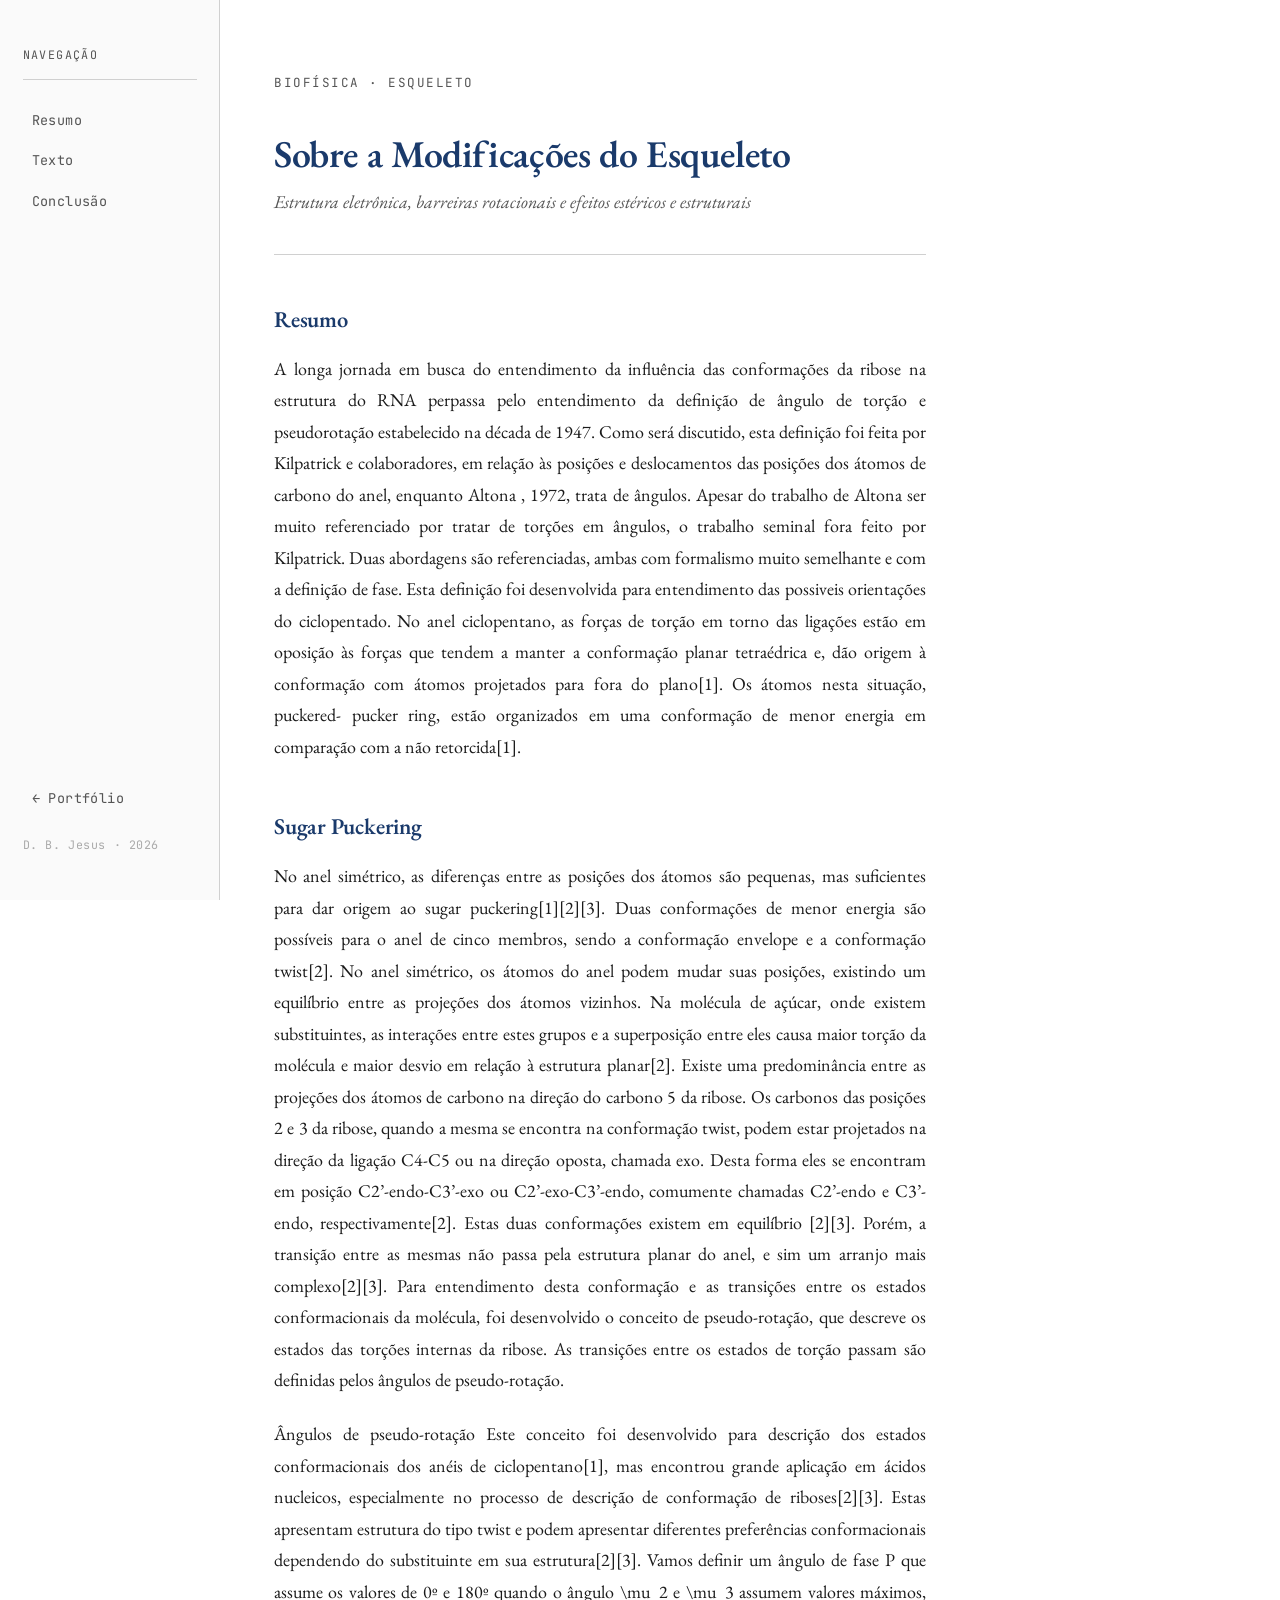
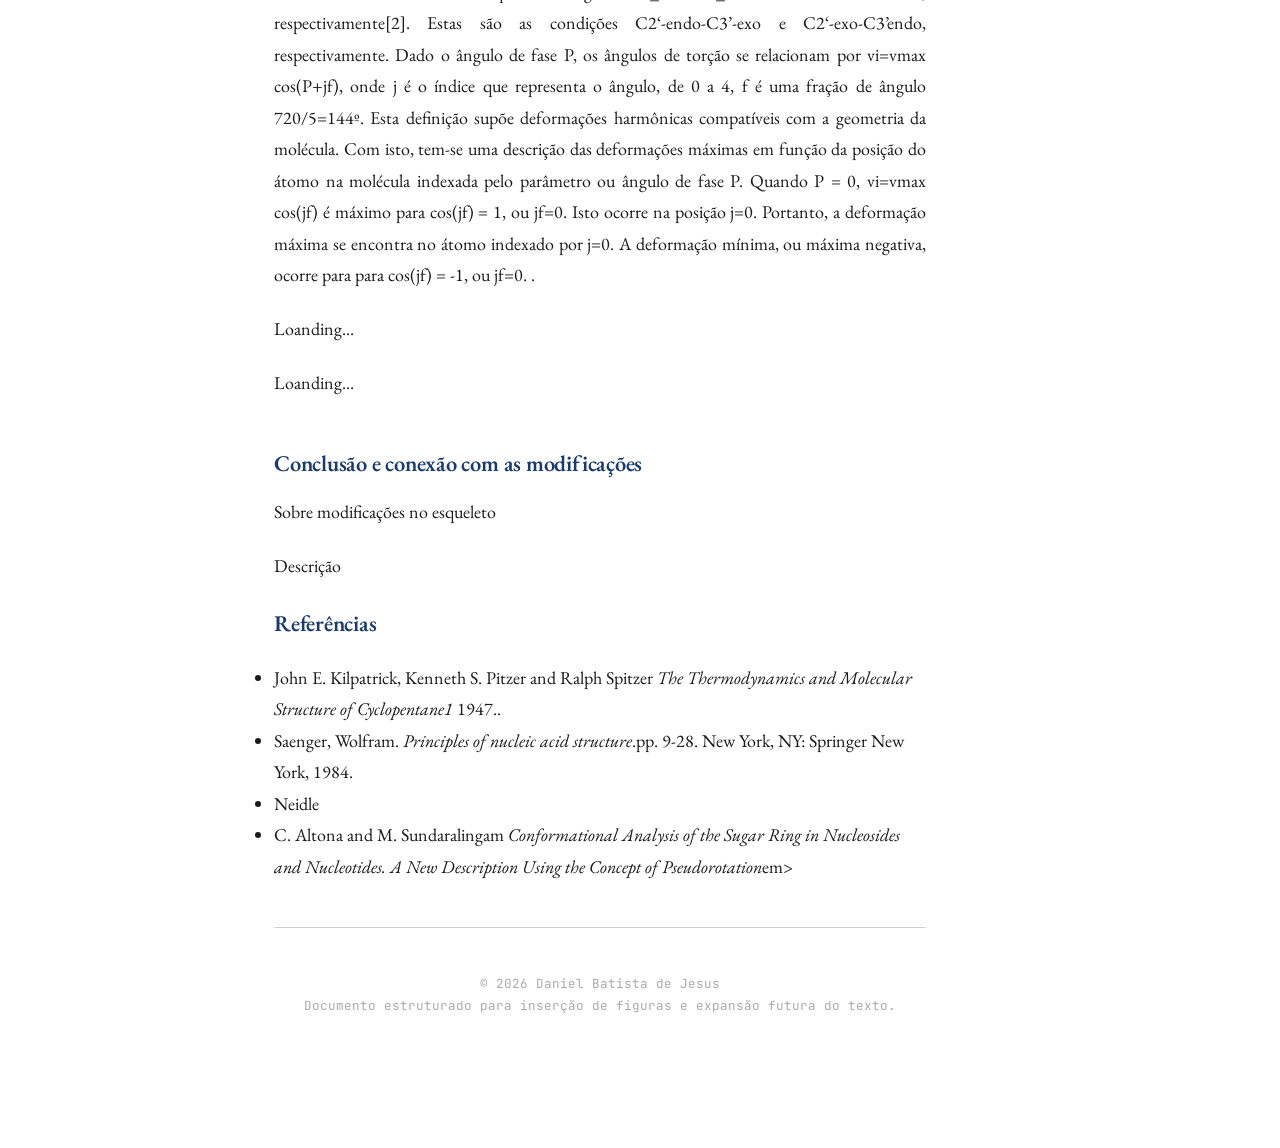
<file: backbone_modifications.html>
<!DOCTYPE html>
<html lang="pt-BR">
<head>
  <meta charset="UTF-8" />
  <meta name="viewport" content="width=device-width, initial-scale=1.0"/>
  <title>Metilação das Riboses | Daniel Batista de Jesus</title>

  <link href="https://fonts.googleapis.com/css2?family=EB+Garamond:ital,wght@0,400;0,600;1,400&family=JetBrains+Mono:wght@400;500&display=swap" rel="stylesheet"/>

  <style>
    *, *::before, *::after {
      box-sizing: border-box;
      margin: 0;
      padding: 0;
    }

    :root {
      --bg: #ffffff;
      --text: #1a1a1a;
      --muted: #555;
      --accent: #1a3a6b;
      --accent-light: #2e5caa;
      --border: #d0d0d0;
      --nav-width: 220px;
      --mono: 'JetBrains Mono', monospace;
      --serif: 'EB Garamond', Georgia, serif;
    }

    html, body {
      height: 100%;
      background: var(--bg);
      color: var(--text);
      font-family: var(--serif);
      font-size: 18px;
      line-height: 1.75;
    }

    .layout {
      display: flex;
      min-height: 100vh;
    }

    nav {
      width: var(--nav-width);
      position: fixed;
      top: 0;
      left: 0;
      bottom: 0;
      border-right: 1px solid var(--border);
      padding: 2.5rem 1.25rem;
      display: flex;
      flex-direction: column;
      gap: 0.25rem;
      background: #fafafa;
    }

    nav .nav-title {
      font-family: var(--mono);
      font-size: 0.65rem;
      letter-spacing: 0.12em;
      text-transform: uppercase;
      color: var(--muted);
      margin-bottom: 1rem;
      padding-bottom: 0.75rem;
      border-bottom: 1px solid var(--border);
    }

    nav a {
      font-family: var(--mono);
      font-size: 0.75rem;
      color: var(--muted);
      text-decoration: none;
      padding: 0.35rem 0.5rem;
      border-radius: 3px;
      transition: color 0.2s, background 0.2s;
      letter-spacing: 0.03em;
    }

    nav a:hover {
      color: var(--accent);
      background: #eef2f9;
    }

    nav .nav-spacer {
      flex: 1;
    }

    nav .nav-footer {
      font-family: var(--mono);
      font-size: 0.65rem;
      color: #aaa;
      letter-spacing: 0.05em;
    }

    main {
      margin-left: var(--nav-width);
      max-width: 760px;
      padding: 4rem 3rem 6rem;
      width: 100%;
    }

    .doc-label {
      font-family: var(--mono);
      font-size: 0.7rem;
      letter-spacing: 0.12em;
      text-transform: uppercase;
      color: var(--muted);
      margin-bottom: 2rem;
    }

    h1 {
      font-size: 2.1rem;
      font-weight: 600;
      line-height: 1.25;
      color: var(--accent);
      margin-bottom: 0.5rem;
      letter-spacing: -0.01em;
    }

    .subtitle {
      font-size: 1rem;
      font-style: italic;
      color: var(--muted);
      margin-bottom: 2.5rem;
      padding-bottom: 2rem;
      border-bottom: 1px solid var(--border);
    }

    h2 {
      font-size: 1.25rem;
      font-weight: 600;
      color: var(--accent);
      margin: 2.5rem 0 0.75rem;
      letter-spacing: -0.01em;
    }

    p {
      margin-bottom: 1.25rem;
      color: var(--text);
      text-align: justify;
    }

    .figure-block {
      margin: 2.5rem 0;
      border: 1px solid var(--border);
    }

    .figure-block img {
      display: block;
      width: 100%;
      height: auto;
    }

    .figure-caption {
      padding: 0.75rem 1rem;
      border-top: 1px solid var(--border);
      background: #fafafa;
    }

    .figure-caption .fig-label {
      font-family: var(--mono);
      font-size: 0.7rem;
      letter-spacing: 0.08em;
      color: var(--muted);
      display: block;
      margin-bottom: 0.2rem;
    }

    hr {
      border: none;
      border-top: 1px solid var(--border);
      margin: 2.5rem 0;
    }
  </style>
</head>

<body>

<div class="layout">

  <!-- Sidebar -->
  <nav>
    <div class="nav-title">Navegação</div>

    <a href="#resumo">Resumo</a>
    <a href="#texto">Texto</a>
    <a href="#conclusao">Conclusão</a>

    <div class="nav-spacer"></div>

    <a href="https://dbjesus.github.io/Portifolio/" target="_blank">
      ← Portfólio
    </a>

    <div class="nav-footer" style="margin-top:0.75rem;">
      D. B. Jesus · 2026
    </div>
  </nav>

  <!-- Conteúdo principal -->
  <main>

    <div class="doc-label">
      BIOFÍSICA · ESQUELETO
    </div>

    <h1>Sobre a Modificações do Esqueleto</h1>

    <p class="subtitle">
      Estrutura eletrônica, barreiras rotacionais e efeitos estéricos e estruturais
    </p>

    <!-- ======================================================= -->
    <!-- RESUMO -->
    <!-- ======================================================= -->

    <h2 id="resumo">Resumo</h2>

    <p>
      A longa jornada em busca do entendimento da influência das conformações da ribose na estrutura do RNA perpassa pelo entendimento da definição de ângulo de torção e pseudorotação estabelecido na década de 1947.
      Como será discutido, esta definição foi feita por Kilpatrick e colaboradores, em relação às posições e deslocamentos das posições dos átomos de carbono do anel, enquanto Altona , 1972, trata de ângulos. 
      Apesar do trabalho de Altona ser muito referenciado por tratar de torções em ângulos, o trabalho seminal fora feito por Kilpatrick. 
      Duas abordagens são referenciadas, ambas com formalismo muito semelhante e com a definição de fase. Esta definição foi desenvolvida para entendimento das possiveis orientações do ciclopentado.
      No anel ciclopentano, as forças de torção em torno das ligações estão em oposição às forças que tendem a manter a conformação planar tetraédrica e, dão origem à conformação com átomos projetados para fora do plano[1]. 
      Os átomos nesta situação, puckered- pucker ring, estão organizados em uma conformação de menor energia em comparação com a não retorcida[1].
    </p>

    <!-- ======================================================= -->
    <!-- TEXTO -->
    <!-- ======================================================= -->

    <h2 id="texto">Sugar Puckering</h2>

    <p>
      No anel simétrico, as diferenças entre as posições dos átomos são pequenas, mas suficientes para dar origem ao sugar puckering[1][2][3]. 
      Duas conformações de menor energia são possíveis para o anel de cinco membros, sendo a conformação envelope e a conformação twist[2]. 
      No anel simétrico, os átomos do anel podem mudar suas posições, existindo um equilíbrio entre as projeções dos átomos vizinhos. 
      Na molécula de açúcar, onde existem substituintes, as interações entre estes grupos e a superposição entre eles causa maior torção da molécula e maior desvio em relação à estrutura planar[2]. 
      Existe uma predominância entre as projeções dos átomos de carbono na direção do carbono 5 da ribose. 
      Os carbonos das posições 2 e 3 da ribose, quando a mesma se encontra na conformação twist, podem estar projetados na direção da ligação C4-C5 ou na direção oposta, chamada exo. 
      Desta forma eles se encontram em posição C2’-endo-C3’-exo ou C2’-exo-C3’-endo, comumente chamadas  C2’-endo e C3’-endo, respectivamente[2]. 
      Estas duas conformações existem em equilíbrio [2][3]. Porém, a transição entre as mesmas não passa pela estrutura planar do anel, e sim um arranjo mais complexo[2][3]. 
      Para entendimento desta conformação e as transições entre os estados conformacionais da molécula, foi desenvolvido o conceito de pseudo-rotação, que descreve os estados das torções internas da ribose. 
      As transições entre os estados de torção passam são definidas pelos ângulos de pseudo-rotação. 

    </p>

    <p>
      Ângulos de pseudo-rotação
      Este conceito foi desenvolvido para descrição dos estados conformacionais dos anéis de ciclopentano[1], mas encontrou grande aplicação em ácidos nucleicos, especialmente no processo de descrição de conformação de riboses[2][3]. 
      Estas apresentam estrutura do tipo twist e podem apresentar diferentes preferências conformacionais dependendo do substituinte em sua estrutura[2][3].
      Vamos definir um ângulo de fase P que assume os valores de 0º e 180º quando o ângulo \mu_2 e \mu_3 assumem valores máximos, respectivamente[2]. 
      Estas são as condições C2‘-endo-C3’-exo e C2‘-exo-C3’endo, respectivamente. Dado o ângulo de fase P, os ângulos de torção se relacionam por vi=vmax cos(P+jf), onde j é o índice que representa o ângulo, de 0 a 4, f é uma fração de ângulo 720/5=144º. 
      Esta definição supõe deformações harmônicas compatíveis com a geometria da molécula. 
      Com isto, tem-se uma descrição das deformações máximas em função da posição do átomo na molécula indexada pelo parâmetro ou ângulo de fase P. Quando P = 0, vi=vmax cos(jf) é máximo para cos(jf) = 1, ou jf=0. Isto ocorre na posição j=0. 
      Portanto, a deformação máxima se encontra no átomo indexado por j=0. 
      A deformação mínima, ou máxima negativa, ocorre para para cos(jf) = -1, ou jf=0. 
.
    </p>

    <p>
      Loanding...
    </p>

    <p>
      Loanding...

    <!-- ======================================================= -->
    <!-- FIGURA COMENTADA -->
    <!-- ======================================================= -->


    <!--
      <div class="figure-block">
      <img src="img/amino_keto.png" alt="Tautômeros das bases nitrogenadas">

      <div class="figure-caption">
        <span class="fig-label">Figura 1</span>

        <p>
          Estrutura molecular dos tautomeros. Diferentes posições dos grupos H e transição Amino-Iminio e Keto-Enol.
        </p>
      </div>
    </div>
      -->


    <!--
    <div class="figure-block">
      <img src="caminho/da/imagem2.png" alt="Descrição da figura">

      <div class="figure-caption">
        <span class="fig-label">Figura 2</span>

        <p>
          Representação esquemática da barreira rotacional associada ao grupo amino.
        </p>
      </div>
    </div>
    -->

    <!-- ======================================================= -->
    <!-- CONCLUSÃO -->
    <!-- ======================================================= -->

    <h2 id="conclusao">Conclusão e conexão com as modificações</h2>

    <p>
      Sobre modificações no esqueleto
    </p>
    <p>
    Descrição
    </p>
    <div class="references">
      <h2 style="margin-top:0; margin-bottom:1rem;">Referências</h2>
      <ul>
         <li>John E. Kilpatrick, Kenneth S. Pitzer and Ralph Spitzer<em> The Thermodynamics and Molecular Structure of Cyclopentane1 </em> 1947..</li>
        <li>Saenger, Wolfram.  <em>Principles of nucleic acid structure</em>.pp. 9-28. New York, NY: Springer New York, 1984.</li>
        <li>Neidle</li>
        <li>C. Altona and M. Sundaralingam  <em> Conformational Analysis of the Sugar Ring in Nucleosides and Nucleotides. A New Description Using the Concept of Pseudorotation</em>em> </li>
        

      </ul>
    </div>

    <hr/>

    <p style="
      font-family: var(--mono);
      font-size: 0.7rem;
      color: #aaa;
      text-align: center;
      margin-top: 2rem;
    ">
      © 2026 Daniel Batista de Jesus<br/>
      Documento estruturado para inserção de figuras e expansão futura do texto.
    </p>

  </main>

</div>

</body>
</html>
</file>
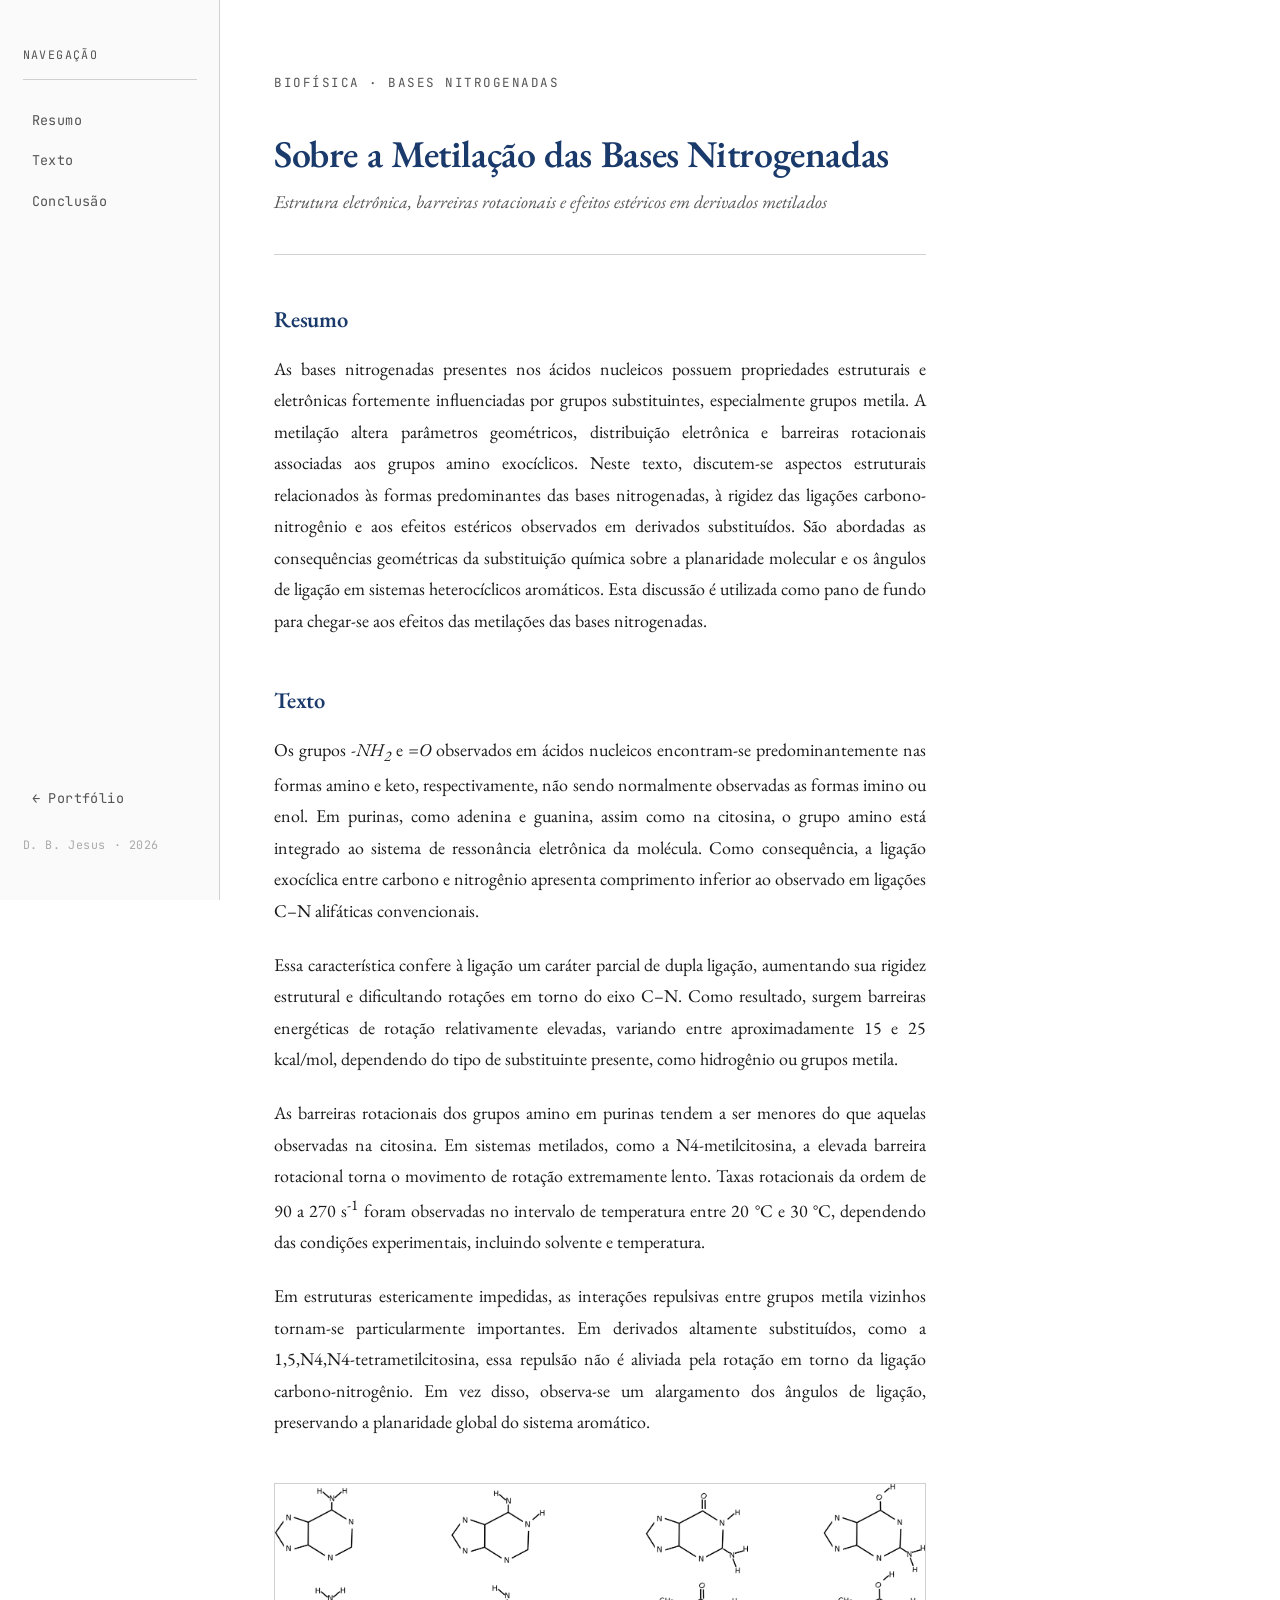
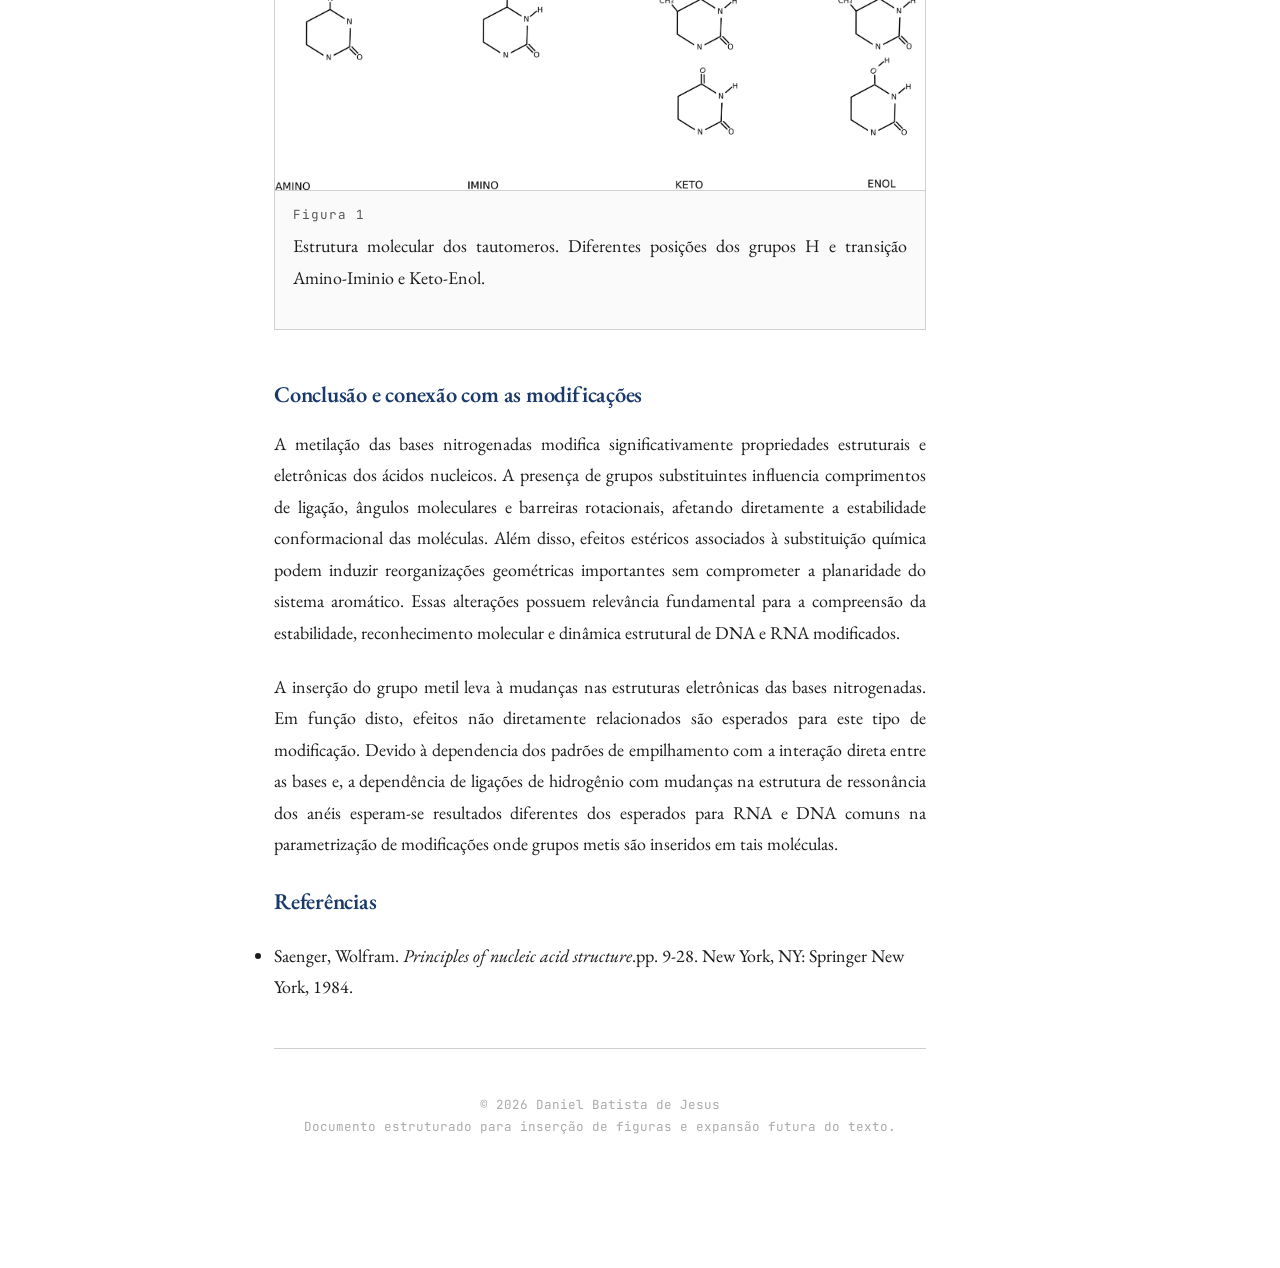
<file: bases_modifications.html>
<!DOCTYPE html>
<html lang="pt-BR">
<head>
  <meta charset="UTF-8" />
  <meta name="viewport" content="width=device-width, initial-scale=1.0"/>
  <title>Sobre a Metilação das Bases Nitrogenadas | Daniel Batista de Jesus</title>

  <link href="https://fonts.googleapis.com/css2?family=EB+Garamond:ital,wght@0,400;0,600;1,400&family=JetBrains+Mono:wght@400;500&display=swap" rel="stylesheet"/>

  <style>
    *, *::before, *::after {
      box-sizing: border-box;
      margin: 0;
      padding: 0;
    }

    :root {
      --bg: #ffffff;
      --text: #1a1a1a;
      --muted: #555;
      --accent: #1a3a6b;
      --accent-light: #2e5caa;
      --border: #d0d0d0;
      --nav-width: 220px;
      --mono: 'JetBrains Mono', monospace;
      --serif: 'EB Garamond', Georgia, serif;
    }

    html, body {
      height: 100%;
      background: var(--bg);
      color: var(--text);
      font-family: var(--serif);
      font-size: 18px;
      line-height: 1.75;
    }

    .layout {
      display: flex;
      min-height: 100vh;
    }

    nav {
      width: var(--nav-width);
      position: fixed;
      top: 0;
      left: 0;
      bottom: 0;
      border-right: 1px solid var(--border);
      padding: 2.5rem 1.25rem;
      display: flex;
      flex-direction: column;
      gap: 0.25rem;
      background: #fafafa;
    }

    nav .nav-title {
      font-family: var(--mono);
      font-size: 0.65rem;
      letter-spacing: 0.12em;
      text-transform: uppercase;
      color: var(--muted);
      margin-bottom: 1rem;
      padding-bottom: 0.75rem;
      border-bottom: 1px solid var(--border);
    }

    nav a {
      font-family: var(--mono);
      font-size: 0.75rem;
      color: var(--muted);
      text-decoration: none;
      padding: 0.35rem 0.5rem;
      border-radius: 3px;
      transition: color 0.2s, background 0.2s;
      letter-spacing: 0.03em;
    }

    nav a:hover {
      color: var(--accent);
      background: #eef2f9;
    }

    nav .nav-spacer {
      flex: 1;
    }

    nav .nav-footer {
      font-family: var(--mono);
      font-size: 0.65rem;
      color: #aaa;
      letter-spacing: 0.05em;
    }

    main {
      margin-left: var(--nav-width);
      max-width: 760px;
      padding: 4rem 3rem 6rem;
      width: 100%;
    }

    .doc-label {
      font-family: var(--mono);
      font-size: 0.7rem;
      letter-spacing: 0.12em;
      text-transform: uppercase;
      color: var(--muted);
      margin-bottom: 2rem;
    }

    h1 {
      font-size: 2.1rem;
      font-weight: 600;
      line-height: 1.25;
      color: var(--accent);
      margin-bottom: 0.5rem;
      letter-spacing: -0.01em;
    }

    .subtitle {
      font-size: 1rem;
      font-style: italic;
      color: var(--muted);
      margin-bottom: 2.5rem;
      padding-bottom: 2rem;
      border-bottom: 1px solid var(--border);
    }

    h2 {
      font-size: 1.25rem;
      font-weight: 600;
      color: var(--accent);
      margin: 2.5rem 0 0.75rem;
      letter-spacing: -0.01em;
    }

    p {
      margin-bottom: 1.25rem;
      color: var(--text);
      text-align: justify;
    }

    .figure-block {
      margin: 2.5rem 0;
      border: 1px solid var(--border);
    }

    .figure-block img {
      display: block;
      width: 100%;
      height: auto;
    }

    .figure-caption {
      padding: 0.75rem 1rem;
      border-top: 1px solid var(--border);
      background: #fafafa;
    }

    .figure-caption .fig-label {
      font-family: var(--mono);
      font-size: 0.7rem;
      letter-spacing: 0.08em;
      color: var(--muted);
      display: block;
      margin-bottom: 0.2rem;
    }

    hr {
      border: none;
      border-top: 1px solid var(--border);
      margin: 2.5rem 0;
    }
  </style>
</head>

<body>

<div class="layout">

  <!-- Sidebar -->
  <nav>
    <div class="nav-title">Navegação</div>

    <a href="#resumo">Resumo</a>
    <a href="#texto">Texto</a>
    <a href="#conclusao">Conclusão</a>

    <div class="nav-spacer"></div>

    <a href="https://dbjesus.github.io/Portifolio/" target="_blank">
      ← Portfólio
    </a>

    <div class="nav-footer" style="margin-top:0.75rem;">
      D. B. Jesus · 2026
    </div>
  </nav>

  <!-- Conteúdo principal -->
  <main>

    <div class="doc-label">
      BIOFÍSICA · BASES NITROGENADAS
    </div>

    <h1>Sobre a Metilação das Bases Nitrogenadas</h1>

    <p class="subtitle">
      Estrutura eletrônica, barreiras rotacionais e efeitos estéricos em derivados metilados
    </p>

    <!-- ======================================================= -->
    <!-- RESUMO -->
    <!-- ======================================================= -->

    <h2 id="resumo">Resumo</h2>

    <p>
      As bases nitrogenadas presentes nos ácidos nucleicos possuem propriedades estruturais e eletrônicas fortemente influenciadas por grupos substituintes, especialmente grupos metila. 
      A metilação altera parâmetros geométricos, distribuição eletrônica e barreiras rotacionais associadas aos grupos amino exocíclicos. 
      Neste texto, discutem-se aspectos estruturais relacionados às formas predominantes das bases nitrogenadas, 
      à rigidez das ligações carbono-nitrogênio e aos efeitos estéricos observados em derivados substituídos. 
      São abordadas as consequências geométricas da substituição química sobre a planaridade molecular e os ângulos de ligação em sistemas heterocíclicos aromáticos.
      Esta discussão é utilizada como pano de fundo para chegar-se aos efeitos das metilações das bases nitrogenadas. 
    </p>

    <!-- ======================================================= -->
    <!-- TEXTO -->
    <!-- ======================================================= -->

    <h2 id="texto">Texto</h2>

    <p>
      Os grupos <em>-NH<sub>2</sub></em> e <em>=O</em> observados em ácidos nucleicos encontram-se predominantemente nas formas amino e keto, respectivamente, não sendo normalmente observadas as formas imino ou enol. 
      Em purinas, como adenina e guanina, assim como na citosina, o grupo amino está integrado ao sistema de ressonância eletrônica da molécula. Como consequência, 
      a ligação exocíclica entre carbono e nitrogênio apresenta comprimento inferior ao observado em ligações C–N alifáticas convencionais.
    </p>

    <p>
      Essa característica confere à ligação um caráter parcial de dupla ligação, aumentando sua rigidez estrutural e dificultando rotações em torno do eixo C–N. Como resultado, 
      surgem barreiras energéticas de rotação relativamente elevadas, variando entre aproximadamente 15 e 25 kcal/mol, dependendo do tipo de substituinte presente, como hidrogênio ou grupos metila.
    </p>

    <p>
      As barreiras rotacionais dos grupos amino em purinas tendem a ser menores do que aquelas observadas na citosina. 
      Em sistemas metilados, como a N4-metilcitosina, a elevada barreira rotacional torna o movimento de rotação extremamente lento. 
      Taxas rotacionais da ordem de 90 a 270 s<sup>-1</sup> foram observadas no intervalo de temperatura entre 20&nbsp;°C e 30&nbsp;°C, dependendo das condições experimentais, incluindo solvente e temperatura.
    </p>

    <p>
      Em estruturas estericamente impedidas, as interações repulsivas entre grupos metila vizinhos tornam-se particularmente importantes. 
      Em derivados altamente substituídos, como a 1,5,N4,N4-tetrametilcitosina, essa repulsão não é aliviada pela rotação em torno da ligação carbono-nitrogênio. 
      Em vez disso, observa-se um alargamento dos ângulos de ligação, preservando a planaridade global do sistema aromático.
    </p>

    <!-- ======================================================= -->
    <!-- FIGURA COMENTADA -->
    <!-- ======================================================= -->

    
    <div class="figure-block">
      <img src="img/amino_keto.png" alt="Tautômeros das bases nitrogenadas">

      <div class="figure-caption">
        <span class="fig-label">Figura 1</span>

        <p>
          Estrutura molecular dos tautomeros. Diferentes posições dos grupos H e transição Amino-Iminio e Keto-Enol.
        </p>
      </div>
    </div>
    

    <!--
    <div class="figure-block">
      <img src="caminho/da/imagem2.png" alt="Descrição da figura">

      <div class="figure-caption">
        <span class="fig-label">Figura 2</span>

        <p>
          Representação esquemática da barreira rotacional associada ao grupo amino.
        </p>
      </div>
    </div>
    -->

    <!-- ======================================================= -->
    <!-- CONCLUSÃO -->
    <!-- ======================================================= -->

    <h2 id="conclusao">Conclusão e conexão com as modificações</h2>

    <p>
      A metilação das bases nitrogenadas modifica significativamente propriedades estruturais e eletrônicas dos ácidos nucleicos. 
      A presença de grupos substituintes influencia comprimentos de ligação, ângulos moleculares e barreiras rotacionais, afetando diretamente a estabilidade conformacional das moléculas. 
      Além disso, efeitos estéricos associados à substituição química podem induzir reorganizações geométricas importantes sem comprometer a planaridade do sistema aromático. 
      Essas alterações possuem relevância fundamental para a compreensão da estabilidade, reconhecimento molecular e dinâmica estrutural de DNA e RNA modificados.
    </p>
    <p>
    A inserção do grupo metil leva à mudanças nas estruturas eletrônicas das bases nitrogenadas. 
    Em função disto, efeitos não diretamente relacionados são esperados para este tipo de modificação.
    Devido à dependencia dos padrões de empilhamento com a interação direta entre as bases e, 
    a dependência de ligações de hidrogênio com mudanças na estrutura de ressonância dos anéis 
    esperam-se resultados diferentes dos esperados para RNA e DNA comuns na parametrização de modificações onde grupos metis são inseridos em tais moléculas.    
    </p>
    <div class="references">
      <h2 style="margin-top:0; margin-bottom:1rem;">Referências</h2>
      <ul>
        <li>Saenger, Wolfram.  <em>Principles of nucleic acid structure</em>.pp. 9-28. New York, NY: Springer New York, 1984.</li> 
      </ul>
    </div>

    <hr/>

    <p style="
      font-family: var(--mono);
      font-size: 0.7rem;
      color: #aaa;
      text-align: center;
      margin-top: 2rem;
    ">
      © 2026 Daniel Batista de Jesus<br/>
      Documento estruturado para inserção de figuras e expansão futura do texto.
    </p>

  </main>

</div>

</body>
</html>
</file>
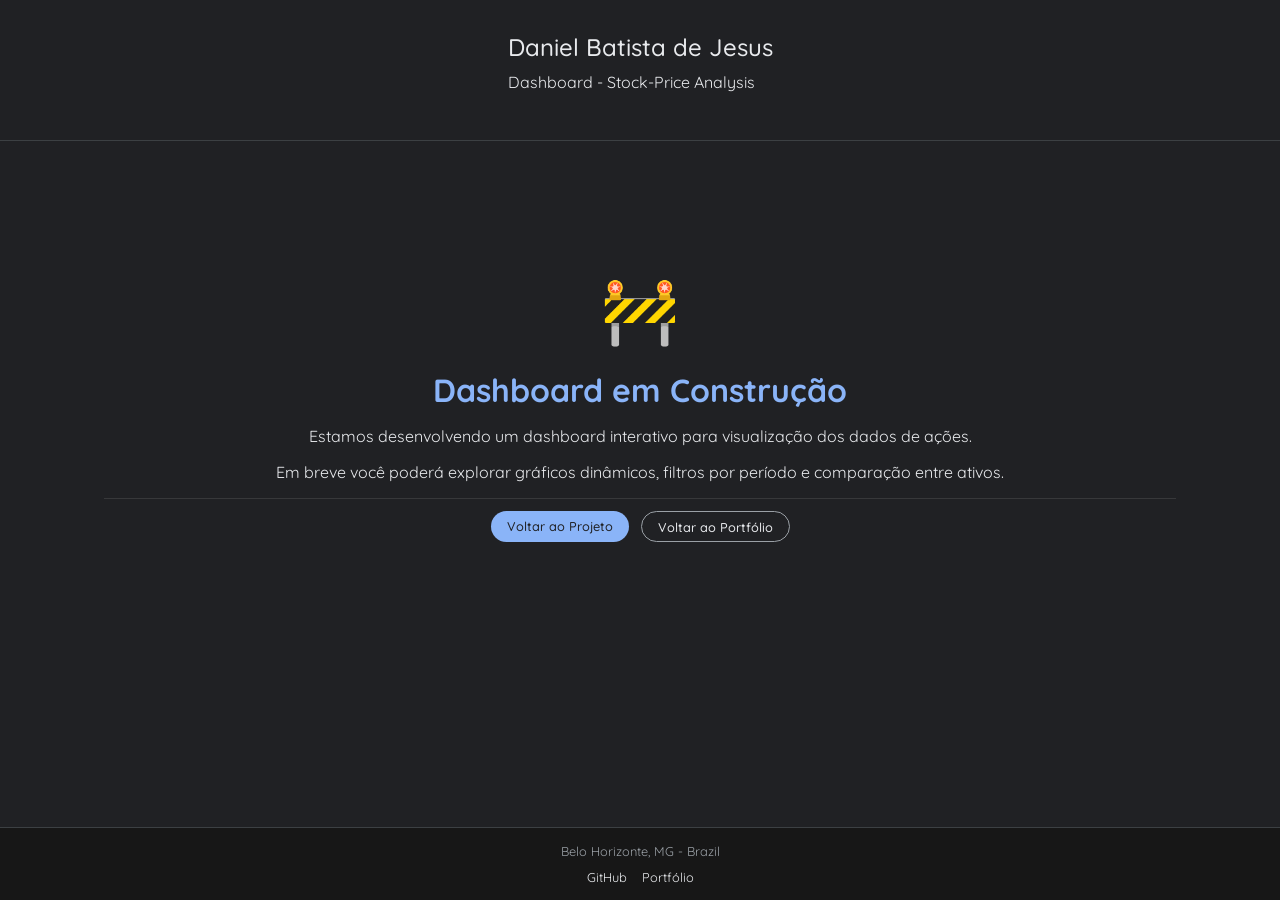
<file: dashboard_stock.html>
<!DOCTYPE html>
<html lang="pt-br">
<head>
    <meta charset="UTF-8">
    <meta name="viewport" content="width=device-width, initial-scale=1.0">
    <title>Dashboard - Stock Analysis</title>
    <link rel="stylesheet" href="style.css">
</head>
<body>
    <header>
        <div>
            <h1>Daniel Batista de Jesus</h1>
            <p class="header-subtitle">Dashboard - Stock-Price Analysis</p>
        </div>
    </header>

    <main>
        <div class="project-container">
            <div class="under-construction">
                <div class="construction-icon">🚧</div>
                <h1>Dashboard em Construção</h1>
                <p>Estamos desenvolvendo um dashboard interativo para visualização dos dados de ações.</p>
                <p>Em breve você poderá explorar gráficos dinâmicos, filtros por período e comparação entre ativos.</p>
                <div class="card-buttons" style="justify-content: center;">
                    <a href="projeto_stock.html" class="btn btn-primary">Voltar ao Projeto</a>
                    <a href="index.html" class="btn btn-secondary">Voltar ao Portfólio</a>
                </div>
            </div>
        </div>
    </main>

    <footer class="footer">
        <div class="footer-location">
            <span>Belo Horizonte, MG - Brazil</span>
        </div>
        <ul class="footer-links">
            <li><a href="https://github.com/dbjesus" target="_blank">GitHub</a></li>
            <li><a href="index.html">Portfólio</a></li>
        </ul>
    </footer>
</body>
</html>
</file>
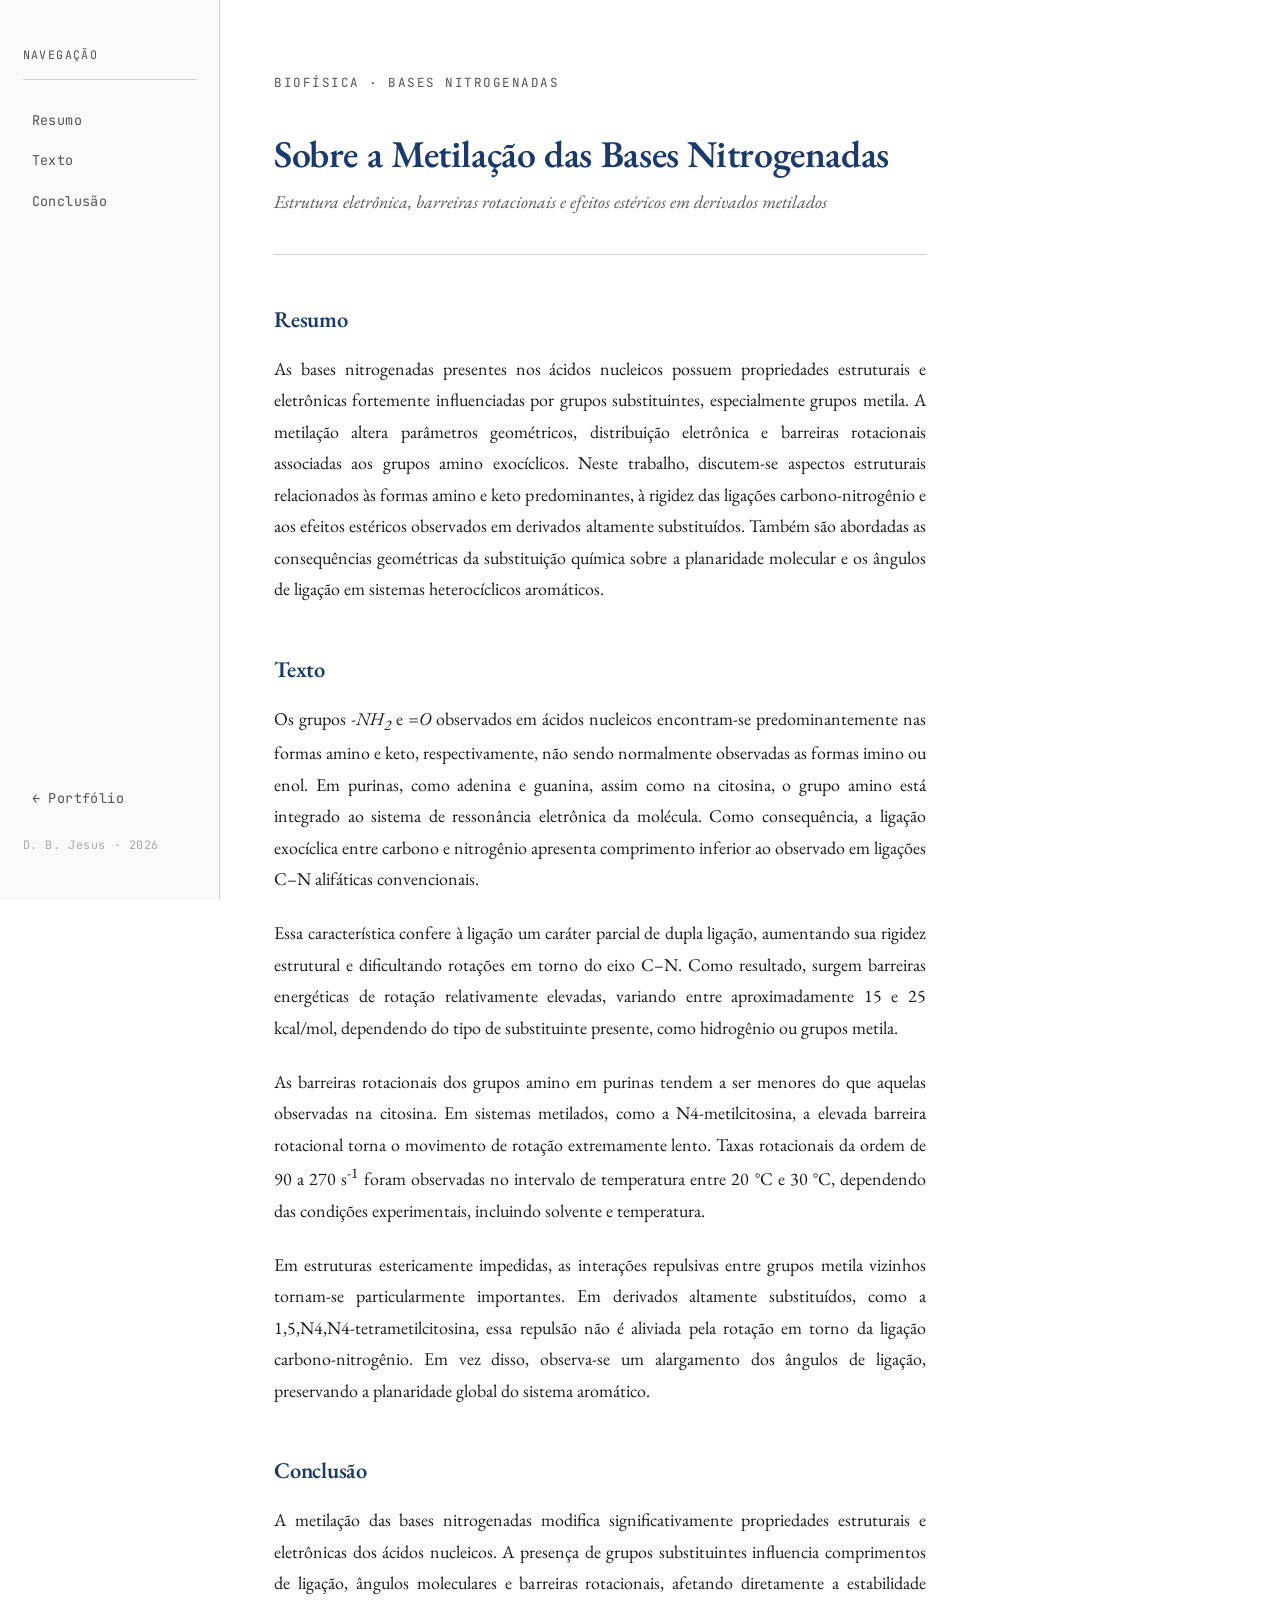
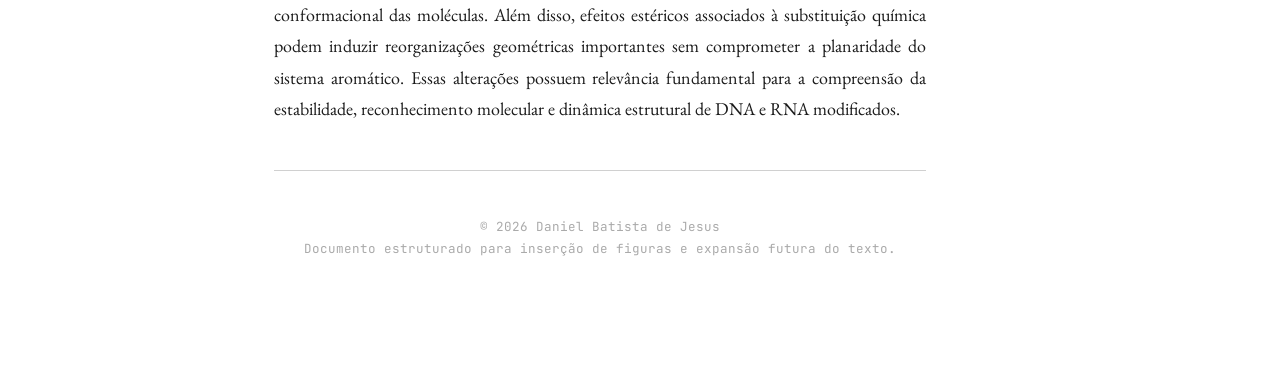
<file: modificacoes_bases.html>
<!DOCTYPE html>
<html lang="pt-BR">
<head>
  <meta charset="UTF-8" />
  <meta name="viewport" content="width=device-width, initial-scale=1.0"/>
  <title>Sobre a Metilação das Bases Nitrogenadas | Daniel Batista de Jesus</title>

  <link href="https://fonts.googleapis.com/css2?family=EB+Garamond:ital,wght@0,400;0,600;1,400&family=JetBrains+Mono:wght@400;500&display=swap" rel="stylesheet"/>

  <style>
    *, *::before, *::after {
      box-sizing: border-box;
      margin: 0;
      padding: 0;
    }

    :root {
      --bg: #ffffff;
      --text: #1a1a1a;
      --muted: #555;
      --accent: #1a3a6b;
      --accent-light: #2e5caa;
      --border: #d0d0d0;
      --nav-width: 220px;
      --mono: 'JetBrains Mono', monospace;
      --serif: 'EB Garamond', Georgia, serif;
    }

    html, body {
      height: 100%;
      background: var(--bg);
      color: var(--text);
      font-family: var(--serif);
      font-size: 18px;
      line-height: 1.75;
    }

    .layout {
      display: flex;
      min-height: 100vh;
    }

    nav {
      width: var(--nav-width);
      position: fixed;
      top: 0;
      left: 0;
      bottom: 0;
      border-right: 1px solid var(--border);
      padding: 2.5rem 1.25rem;
      display: flex;
      flex-direction: column;
      gap: 0.25rem;
      background: #fafafa;
    }

    nav .nav-title {
      font-family: var(--mono);
      font-size: 0.65rem;
      letter-spacing: 0.12em;
      text-transform: uppercase;
      color: var(--muted);
      margin-bottom: 1rem;
      padding-bottom: 0.75rem;
      border-bottom: 1px solid var(--border);
    }

    nav a {
      font-family: var(--mono);
      font-size: 0.75rem;
      color: var(--muted);
      text-decoration: none;
      padding: 0.35rem 0.5rem;
      border-radius: 3px;
      transition: color 0.2s, background 0.2s;
      letter-spacing: 0.03em;
    }

    nav a:hover {
      color: var(--accent);
      background: #eef2f9;
    }

    nav .nav-spacer {
      flex: 1;
    }

    nav .nav-footer {
      font-family: var(--mono);
      font-size: 0.65rem;
      color: #aaa;
      letter-spacing: 0.05em;
    }

    main {
      margin-left: var(--nav-width);
      max-width: 760px;
      padding: 4rem 3rem 6rem;
      width: 100%;
    }

    .doc-label {
      font-family: var(--mono);
      font-size: 0.7rem;
      letter-spacing: 0.12em;
      text-transform: uppercase;
      color: var(--muted);
      margin-bottom: 2rem;
    }

    h1 {
      font-size: 2.1rem;
      font-weight: 600;
      line-height: 1.25;
      color: var(--accent);
      margin-bottom: 0.5rem;
      letter-spacing: -0.01em;
    }

    .subtitle {
      font-size: 1rem;
      font-style: italic;
      color: var(--muted);
      margin-bottom: 2.5rem;
      padding-bottom: 2rem;
      border-bottom: 1px solid var(--border);
    }

    h2 {
      font-size: 1.25rem;
      font-weight: 600;
      color: var(--accent);
      margin: 2.5rem 0 0.75rem;
      letter-spacing: -0.01em;
    }

    p {
      margin-bottom: 1.25rem;
      color: var(--text);
      text-align: justify;
    }

    .figure-block {
      margin: 2.5rem 0;
      border: 1px solid var(--border);
    }

    .figure-block img {
      display: block;
      width: 100%;
      height: auto;
    }

    .figure-caption {
      padding: 0.75rem 1rem;
      border-top: 1px solid var(--border);
      background: #fafafa;
    }

    .figure-caption .fig-label {
      font-family: var(--mono);
      font-size: 0.7rem;
      letter-spacing: 0.08em;
      color: var(--muted);
      display: block;
      margin-bottom: 0.2rem;
    }

    hr {
      border: none;
      border-top: 1px solid var(--border);
      margin: 2.5rem 0;
    }
  </style>
</head>

<body>

<div class="layout">

  <!-- Sidebar -->
  <nav>
    <div class="nav-title">Navegação</div>

    <a href="#resumo">Resumo</a>
    <a href="#texto">Texto</a>
    <a href="#conclusao">Conclusão</a>

    <div class="nav-spacer"></div>

    <a href="https://dbjesus.github.io/Portifolio/" target="_blank">
      ← Portfólio
    </a>

    <div class="nav-footer" style="margin-top:0.75rem;">
      D. B. Jesus · 2026
    </div>
  </nav>

  <!-- Conteúdo principal -->
  <main>

    <div class="doc-label">
      BIOFÍSICA · BASES NITROGENADAS
    </div>

    <h1>Sobre a Metilação das Bases Nitrogenadas</h1>

    <p class="subtitle">
      Estrutura eletrônica, barreiras rotacionais e efeitos estéricos em derivados metilados
    </p>

    <!-- ======================================================= -->
    <!-- RESUMO -->
    <!-- ======================================================= -->

    <h2 id="resumo">Resumo</h2>

    <p>
      As bases nitrogenadas presentes nos ácidos nucleicos possuem propriedades estruturais e eletrônicas fortemente influenciadas por grupos substituintes, especialmente grupos metila. A metilação altera parâmetros geométricos, distribuição eletrônica e barreiras rotacionais associadas aos grupos amino exocíclicos. Neste trabalho, discutem-se aspectos estruturais relacionados às formas amino e keto predominantes, à rigidez das ligações carbono-nitrogênio e aos efeitos estéricos observados em derivados altamente substituídos. Também são abordadas as consequências geométricas da substituição química sobre a planaridade molecular e os ângulos de ligação em sistemas heterocíclicos aromáticos.
    </p>

    <!-- ======================================================= -->
    <!-- TEXTO -->
    <!-- ======================================================= -->

    <h2 id="texto">Texto</h2>

    <p>
      Os grupos <em>-NH<sub>2</sub></em> e <em>=O</em> observados em ácidos nucleicos encontram-se predominantemente nas formas amino e keto, respectivamente, não sendo normalmente observadas as formas imino ou enol. Em purinas, como adenina e guanina, assim como na citosina, o grupo amino está integrado ao sistema de ressonância eletrônica da molécula. Como consequência, a ligação exocíclica entre carbono e nitrogênio apresenta comprimento inferior ao observado em ligações C–N alifáticas convencionais.
    </p>

    <p>
      Essa característica confere à ligação um caráter parcial de dupla ligação, aumentando sua rigidez estrutural e dificultando rotações em torno do eixo C–N. Como resultado, surgem barreiras energéticas de rotação relativamente elevadas, variando entre aproximadamente 15 e 25 kcal/mol, dependendo do tipo de substituinte presente, como hidrogênio ou grupos metila.
    </p>

    <p>
      As barreiras rotacionais dos grupos amino em purinas tendem a ser menores do que aquelas observadas na citosina. Em sistemas metilados, como a N4-metilcitosina, a elevada barreira rotacional torna o movimento de rotação extremamente lento. Taxas rotacionais da ordem de 90 a 270 s<sup>-1</sup> foram observadas no intervalo de temperatura entre 20&nbsp;°C e 30&nbsp;°C, dependendo das condições experimentais, incluindo solvente e temperatura.
    </p>

    <p>
      Em estruturas estericamente impedidas, as interações repulsivas entre grupos metila vizinhos tornam-se particularmente importantes. Em derivados altamente substituídos, como a 1,5,N4,N4-tetrametilcitosina, essa repulsão não é aliviada pela rotação em torno da ligação carbono-nitrogênio. Em vez disso, observa-se um alargamento dos ângulos de ligação, preservando a planaridade global do sistema aromático.
    </p>

    <!-- ======================================================= -->
    <!-- FIGURA COMENTADA -->
    <!-- ======================================================= -->

    <!--
    <div class="figure-block">
      <img src="caminho/da/imagem.png" alt="Descrição da figura">

      <div class="figure-caption">
        <span class="fig-label">Figura 1</span>

        <p>
          Estrutura molecular da citosina metilada evidenciando os grupos substituintes
          e os ângulos de ligação modificados.
        </p>
      </div>
    </div>
    -->

    <!--
    <div class="figure-block">
      <img src="caminho/da/imagem2.png" alt="Descrição da figura">

      <div class="figure-caption">
        <span class="fig-label">Figura 2</span>

        <p>
          Representação esquemática da barreira rotacional associada ao grupo amino.
        </p>
      </div>
    </div>
    -->

    <!-- ======================================================= -->
    <!-- CONCLUSÃO -->
    <!-- ======================================================= -->

    <h2 id="conclusao">Conclusão</h2>

    <p>
      A metilação das bases nitrogenadas modifica significativamente propriedades estruturais e eletrônicas dos ácidos nucleicos. A presença de grupos substituintes influencia comprimentos de ligação, ângulos moleculares e barreiras rotacionais, afetando diretamente a estabilidade conformacional das moléculas. Além disso, efeitos estéricos associados à substituição química podem induzir reorganizações geométricas importantes sem comprometer a planaridade do sistema aromático. Essas alterações possuem relevância fundamental para a compreensão da estabilidade, reconhecimento molecular e dinâmica estrutural de DNA e RNA modificados.
    </p>

    <hr/>

    <p style="
      font-family: var(--mono);
      font-size: 0.7rem;
      color: #aaa;
      text-align: center;
      margin-top: 2rem;
    ">
      © 2026 Daniel Batista de Jesus<br/>
      Documento estruturado para inserção de figuras e expansão futura do texto.
    </p>

  </main>

</div>

</body>
</html>
</file>
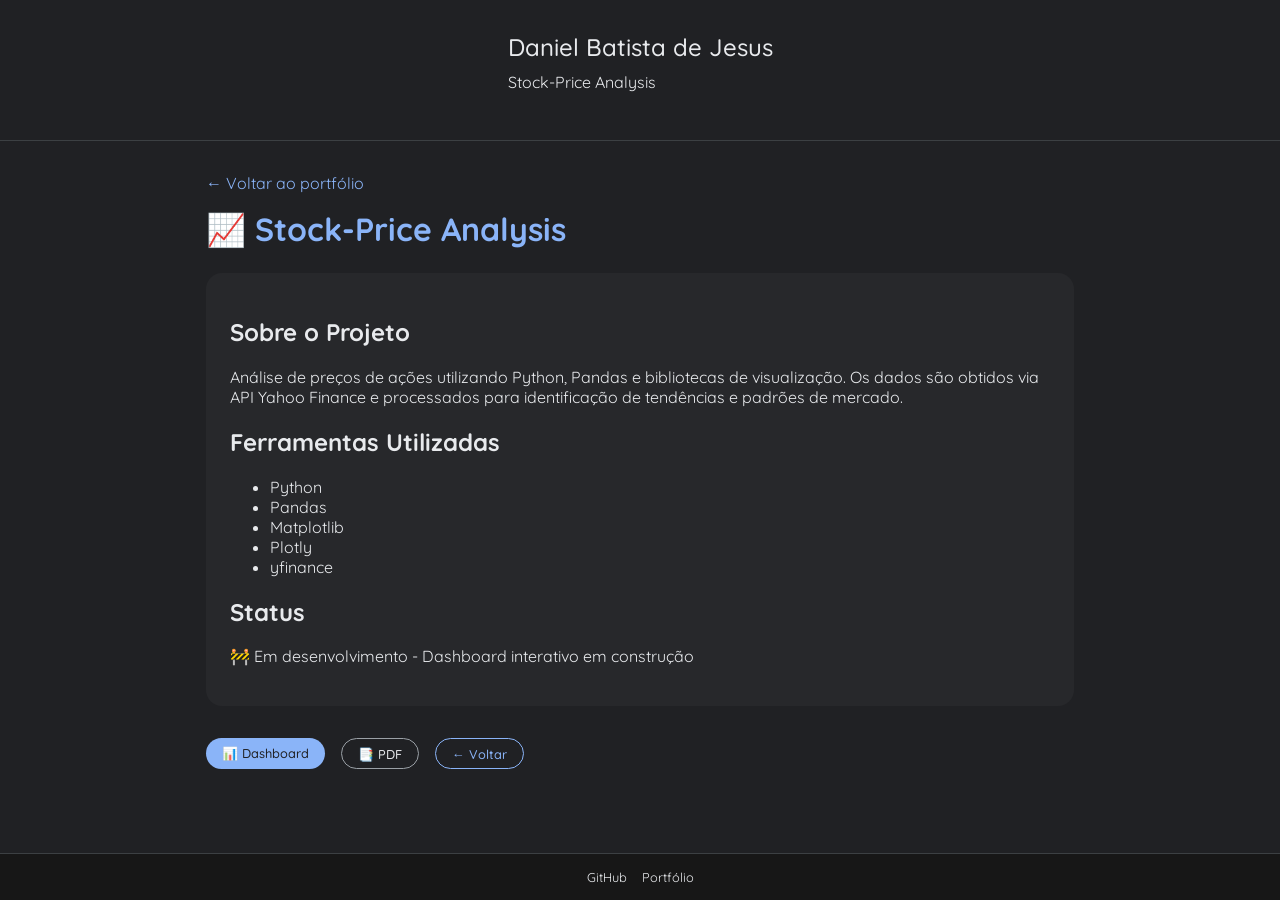
<file: projeto_stock.html>
<!DOCTYPE html>
<html lang="pt-br">
<head>
    <meta charset="UTF-8">
    <meta name="viewport" content="width=device-width, initial-scale=1.0">
    <title>Stock-Price Analysis - Daniel de Jesus</title>
    <link rel="stylesheet" href="style.css">
</head>
<body>
    <header>
        <div>
            <h1>Daniel Batista de Jesus</h1>
            <p class="header-subtitle">Stock-Price Analysis</p>
        </div>
    </header>

    <main style="max-width: 900px; margin: 2rem auto; padding: 0 1rem;">
        <a href="index.html" style="color: var(--primary-color); text-decoration: none;">← Voltar ao portfólio</a>
        
        <h1 style="color: var(--primary-color); margin-top: 1rem;">📈 Stock-Price Analysis</h1>
        
        <div style="background: rgba(255,255,255,0.03); padding: 1.5rem; border-radius: 1rem; margin: 1.5rem 0;">
            <h2>Sobre o Projeto</h2>
            <p>Análise de preços de ações utilizando Python, Pandas e bibliotecas de visualização. Os dados são obtidos via API Yahoo Finance e processados para identificação de tendências e padrões de mercado.</p>
            
            <h2>Ferramentas Utilizadas</h2>
            <ul>
                <li>Python</li>
                <li>Pandas</li>
                <li>Matplotlib</li>
                <li>Plotly</li>
                <li>yfinance</li>
            </ul>
            
            <h2>Status</h2>
            <p>🚧 Em desenvolvimento - Dashboard interativo em construção</p>
        </div>
        
        <div style="display: flex; gap: 1rem; margin-top: 2rem;">
            <a href="#" class="btn btn-primary" style="background-color: var(--primary-color);">📊 Dashboard</a>
            <a href="#" class="btn btn-secondary">📑 PDF</a>
            <a href="index.html" class="btn btn-link">← Voltar</a>
        </div>
    </main>

    <footer class="footer">
        <ul class="footer-links">
            <li><a href="https://github.com/dbjesus">GitHub</a></li>
            <li><a href="index.html">Portfólio</a></li>
        </ul>
    </footer>
</body>
</html>
</file>
<file: style.css>
/* ============================================================
   IMPORTAÇÃO DE FONTES
   ============================================================ */
@import url('https://fonts.googleapis.com/css2?family=Quicksand:wght@300..700&display=swap');

/* ============================================================
   RESET BÁSICO E VARIÁVEIS
   ============================================================ */
* {
    box-sizing: border-box;
}

:root {
    --primary-color: #8ab4f8;
    --secondary-color: #e8eaed;
    --tertiary-color: #9aa0a6;
    --bg-color: #202124;
}

/* ============================================================
   ESTILOS GLOBAIS
   ============================================================ */
body {
    margin: 0;
    background: var(--bg-color);
    color: var(--secondary-color);
    font-family: "Quicksand", sans-serif;
    display: flex;
    flex-direction: column;
    min-height: 100vh;
}

/* ============================================================
   CABEÇALHO
   ============================================================ */
header {
    padding: 2rem 1rem;
    display: flex;
    align-items: center;
    justify-content: space-around;
    position: sticky;
    top: 0;
    background: var(--bg-color);
    z-index: 10;
    border-bottom: 1px solid #3c4043;
    gap: 1rem;
    flex-wrap: wrap;
}

header h1 {
    font-size: 1.5rem;
    margin: 0;
    font-weight: 500;
    white-space: nowrap;
}

.header-subtitle {
    font-size: 1rem;
    margin-top: 10px;
}

/* ============================================================
   CAMPO DE BUSCA
   ============================================================ */
#campo-busca {
    padding: 0.5rem 1rem;
    border-radius: 2rem;
    border: 1px solid var(--tertiary-color);
    background: var(--bg-color);
    font-family: inherit;
    font-size: 1rem;
    width: 250px;
    color: var(--secondary-color);
}

#campo-busca:focus {
    outline: none;
    border-color: var(--primary-color);
    box-shadow: 0 0 0 2px rgba(138, 180, 248, 0.3);
}

#botao-busca {
    padding: 0.5rem 1.5rem;
    border-radius: 2rem;
    cursor: pointer;
    font-family: inherit;
    font-weight: 500;
    background-color: var(--primary-color);
    color: var(--bg-color);
    border: none;
    transition: all 0.2s ease;
    margin-left: 0.5rem;
}

#botao-busca:hover {
    transform: translateY(-2px);
    box-shadow: 0 4px 8px rgba(0,0,0,0.2);
}

/* ============================================================
   CONTEÚDO PRINCIPAL
   ============================================================ */
main {
    max-width: 80rem;
    margin: 2rem auto;
    flex: 1;
    width: 100%;
    padding: 0 1rem;
}

/* ============================================================
   CARDS COM IMAGEM (LAYOUT PRINCIPAL)
   ============================================================ */
.card-with-image {
    display: flex;
    flex-direction: row;
    gap: 1.5rem;
    align-items: flex-start;
    padding: 1.5rem;
    background: rgba(255,255,255,0.03);
    border-radius: 1rem;
    transition: all 0.3s ease;
    margin-bottom: 1.5rem;
    border-bottom: 1px solid #3c4043;
}

.card-with-image:hover {
    background: rgba(255,255,255,0.05);
    transform: translateY(-2px);
}

.card-image {
    flex-shrink: 0;
    width: 150px;
    height: 150px;
    border-radius: 0.75rem;
    overflow: hidden;
    background: #2a2a2a;
    display: flex;
    align-items: center;
    justify-content: center;
}

.card-image img {
    width: 100%;
    height: 100%;
    object-fit: cover;
}

.card-content {
    flex: 1;
}

.card-content h2 {
    margin-top: 0;
    margin-bottom: 0.5rem;
    color: var(--primary-color);
    font-size: 1.4rem;
}

.card-content h3 {
    margin: 0.25rem 0;
    font-size: 0.95rem;
    font-weight: normal;
    color: var(--tertiary-color);
}

.card-content p {
    margin: 0.5rem 0;
    line-height: 1.5;
}

.card-content strong {
    color: var(--tertiary-color);
}

/* ============================================================
   BOTÕES DOS CARDS
   ============================================================ */
.card-buttons {
    display: flex;
    flex-wrap: wrap;
    gap: 0.75rem;
    margin-top: 1rem;
    padding-top: 0.75rem;
    border-top: 1px solid rgba(255,255,255,0.1);
}

.btn {
    display: inline-block;
    padding: 0.4rem 1rem;
    border-radius: 2rem;
    font-size: 0.8rem;
    font-weight: 500;
    text-decoration: none;
    transition: all 0.2s ease;
    cursor: pointer;
    font-family: inherit;
}

.btn-primary {
    background-color: var(--primary-color);
    color: var(--bg-color);
    border: none;
}

.btn-primary:hover {
    background-color: #6c9eef;
    transform: translateY(-2px);
}

.btn-secondary {
    background-color: transparent;
    color: var(--secondary-color);
    border: 1px solid var(--tertiary-color);
}

.btn-secondary:hover {
    background-color: rgba(138, 180, 248, 0.1);
    border-color: var(--primary-color);
    color: var(--primary-color);
}

.btn-dashboard {
    background-color: #2d5a2e;
    color: white;
    border: none;
}

.btn-dashboard:hover {
    background-color: #3d6e3e;
    transform: translateY(-2px);
}

.btn-link {
    background-color: transparent;
    color: var(--primary-color);
    border: 1px solid var(--primary-color);
}

.btn-link:hover {
    background-color: var(--primary-color);
    color: var(--bg-color);
}

/* ============================================================
   SEÇÕES E TÍTULOS
   ============================================================ */
.card-container {
    margin-bottom: 3rem;
}

.card-container > h1 {
    color: var(--primary-color);
    font-size: 1.8rem;
    margin-bottom: 1.5rem;
    border-left: 4px solid var(--primary-color);
    padding-left: 1rem;
}

/* ============================================================
   DESTAQUE PARA BUSCA
   ============================================================ */
.resultado-destaque {
    background-color: rgba(138, 180, 248, 0.1);
    border-left: 3px solid var(--primary-color);
    padding-left: 1rem;
    transition: all 0.3s ease;
}

/* ============================================================
   RODAPÉ
   ============================================================ */
.footer {
    width: 100%;
    color: var(--tertiary-color);
    background-color: #171717;
    padding: 15px 20px;
    border-top: 1px solid #3c4043;
    font-size: 0.8rem;
    margin-top: auto;
}

.footer-location {
    color: #9aa0a6;
    margin-bottom: 10px;
    text-align: center;
}

.footer-links {
    list-style: none;
    display: flex;
    flex-wrap: wrap;
    justify-content: center;
    gap: 15px;
    margin: 0;
    padding: 0;
}

.footer-links a {
    color: var(--secondary-color);
    text-decoration: none;
    transition: color 0.2s;
}

.footer-links a:hover {
    color: var(--primary-color);
}

/* ============================================================
   PÁGINAS DE PROJETO (para projeto_stock.html etc)
   ============================================================ */
.project-container {
    max-width: 1200px;
    margin: 2rem auto;
    padding: 0 2rem;
}

.project-header {
    margin-bottom: 2rem;
    padding-bottom: 1rem;
    border-bottom: 1px solid #3c4043;
}

.project-header h1 {
    color: var(--primary-color);
    font-size: 2rem;
    margin-bottom: 0.5rem;
}

.project-content {
    display: grid;
    grid-template-columns: 1fr 1fr;
    gap: 2rem;
    margin-bottom: 2rem;
}

.project-description {
    background: rgba(255,255,255,0.03);
    padding: 1.5rem;
    border-radius: 1rem;
    border: 1px solid #3c4043;
}

.project-description h2 {
    color: var(--primary-color);
    margin-bottom: 1rem;
    font-size: 1.3rem;
}

.project-visualization {
    background: rgba(255,255,255,0.03);
    padding: 1.5rem;
    border-radius: 1rem;
    border: 1px solid #3c4043;
    text-align: center;
}

.project-visualization img {
    max-width: 100%;
    border-radius: 0.5rem;
}

.project-tools {
    background: rgba(255,255,255,0.03);
    padding: 1.5rem;
    border-radius: 1rem;
    border: 1px solid #3c4043;
    margin-bottom: 2rem;
}

.project-tools ul {
    list-style: none;
    padding: 0;
    display: flex;
    flex-wrap: wrap;
    gap: 0.5rem;
}

.project-tools li {
    background: rgba(138, 180, 248, 0.1);
    padding: 0.3rem 0.8rem;
    border-radius: 2rem;
    font-size: 0.85rem;
    color: var(--primary-color);
}

.back-link {
    display: inline-block;
    margin-top: 2rem;
    padding: 0.5rem 1rem;
    background: transparent;
    border: 1px solid var(--tertiary-color);
    border-radius: 2rem;
    color: var(--secondary-color);
    text-decoration: none;
    transition: all 0.2s ease;
}

.back-link:hover {
    background: var(--primary-color);
    color: var(--bg-color);
}

/* Páginas em construção */
.under-construction {
    text-align: center;
    padding: 4rem 2rem;
}

.under-construction h1 {
    color: var(--primary-color);
    font-size: 2rem;
    margin-bottom: 1rem;
}

.construction-icon {
    font-size: 4rem;
    margin-bottom: 1rem;
}

/* ============================================================
   RESPONSIVIDADE
   ============================================================ */
@media (max-width: 768px) {
    header {
        flex-direction: column;
        text-align: center;
        padding: 1rem;
    }
    
    header h1 {
        white-space: normal;
    }
    
    #campo-busca {
        width: 100%;
        margin-bottom: 0.5rem;
    }
    
    #botao-busca {
        width: 100%;
        margin-left: 0;
    }
    
    .card-with-image {
        flex-direction: column;
        align-items: center;
        text-align: center;
    }
    
    .card-image {
        width: 120px;
        height: 120px;
        margin-bottom: 1rem;
    }
    
    .card-buttons {
        justify-content: center;
    }
    
    .project-content {
        grid-template-columns: 1fr;
    }
    
    .project-container {
        padding: 0 1rem;
    }
}

@media (max-width: 480px) {
    .card-container > h1 {
        font-size: 1.4rem;
    }
    
    .btn {
        font-size: 0.7rem;
        padding: 0.3rem 0.7rem;
    }
}
.card-image {
    flex-shrink: 0;
    width: 330px;
    height: 220px;
    border-radius: 0.75rem;
    overflow: hidden;
    background: #2a2a2a;
    display: flex;
    align-items: center;
    justify-content: center;
    padding: 0.5rem;
}

.card-image img {
    max-width: 100%;
    max-height: 100%;
    width: auto;
    height: auto;
    object-fit: contain;
    display: block;
}

@media (max-width: 768px) {
    .card-image {
        width: 150px;
        height: 150px;
    }
}
/* ============================================================
   HEADER COM IMAGEM (estilo similar aos cards)
   ============================================================ */

.header-container {
    display: flex;
    align-items: center;
    gap: 2rem;
    flex-wrap: wrap;
}

.header-image {
    flex-shrink: 0;
    width: 120px;
    height: 120px;
    border-radius: 50%;
    overflow: hidden;
    background: #2a2a2a;
    display: flex;
    align-items: center;
    justify-content: center;
    border: 3px solid var(--primary-color);
}

.header-image img {
    width: 100%;
    height: 100%;
    object-fit: cover;
    display: block;
}

.header-info {
    flex: 1;
}

.header-info h1 {
    margin: 0;
    font-size: 1.8rem;
}

.header-info p {
    margin: 0.5rem 0 0 0;
}

/* Responsividade para celular */
@media (max-width: 768px) {
    .header-container {
        flex-direction: column;
        text-align: center;
        gap: 1rem;
    }
    
    .header-image {
        width: 100px;
        height: 100px;
    }
    
    .header-info h1 {
        font-size: 1.4rem;
    }
}
</file>
